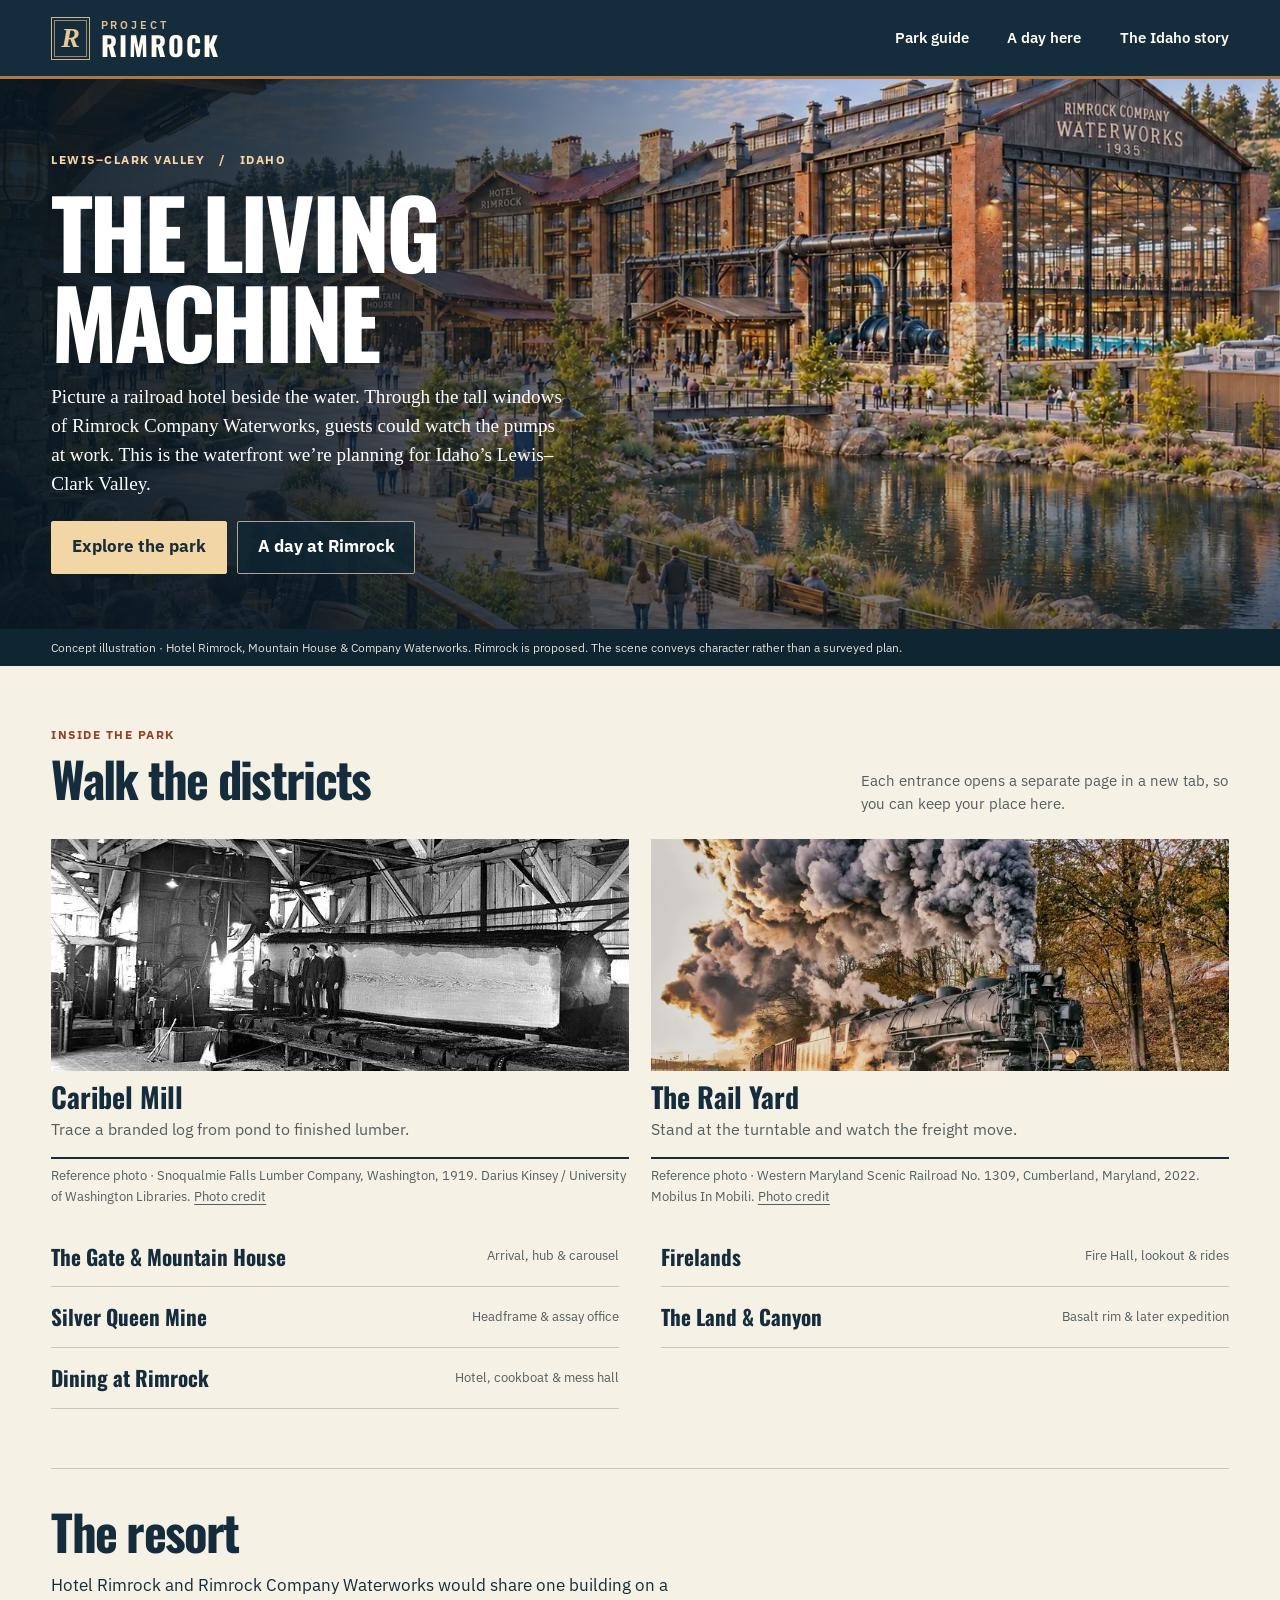
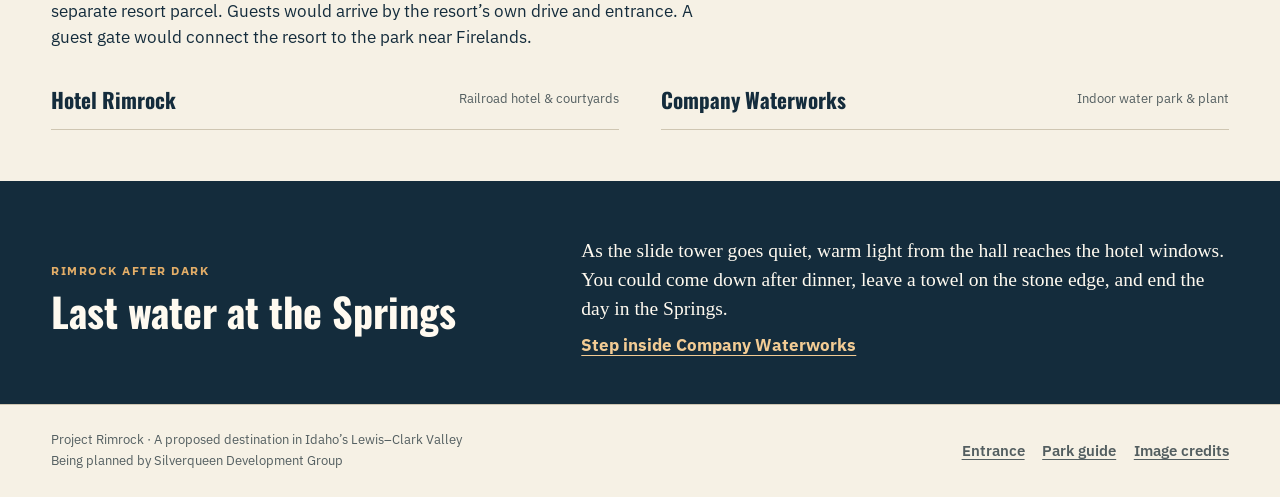
<file: index.html>
<!doctype html>
<html lang="en">
  <head>
    <meta charset="utf-8">
    <meta name="viewport" content="width=device-width,initial-scale=1">
    <meta name="theme-color" content="#142c3c">
    <meta name="description" content="Explore the proposed theme park and railroad hotel in Idaho’s Lewis–Clark Valley, where timber, rail and water shape the story of Project Rimrock.">
    <title>Project Rimrock | A Proposed Idaho Theme Park and Resort</title>
    <link rel="canonical" href="https://projectrimrock.com/">
    <link rel="icon" type="image/svg+xml" href="/favicon.svg">
    <meta property="og:type" content="website">
    <meta property="og:site_name" content="Project Rimrock">
    <meta property="og:url" content="https://projectrimrock.com/">
    <meta property="og:title" content="Project Rimrock | A Proposed Idaho Theme Park and Resort">
    <meta property="og:description" content="Explore the proposed theme park and railroad hotel in Idaho’s Lewis–Clark Valley, where timber, rail and water shape the story of Project Rimrock.">
    <meta property="og:image" content="https://projectrimrock.com/assets/rimrock-share.jpg">
    <meta property="og:image:type" content="image/jpeg">
    <meta property="og:image:width" content="1200">
    <meta property="og:image:height" content="630">
    <meta property="og:image:alt" content="Concept illustration of the proposed Hotel Rimrock, Mountain House and Company Waterworks beside the water.">
    <meta name="twitter:card" content="summary_large_image">
    <meta name="twitter:title" content="Project Rimrock | A Proposed Idaho Theme Park and Resort">
    <meta name="twitter:description" content="Explore the proposed theme park and railroad hotel in Idaho’s Lewis–Clark Valley, where timber, rail and water shape the story of Project Rimrock.">
    <meta name="twitter:image" content="https://projectrimrock.com/assets/rimrock-share.jpg">
    <meta name="twitter:image:alt" content="Concept illustration of the proposed Hotel Rimrock, Mountain House and Company Waterworks beside the water.">
    <link rel="stylesheet" href="rimrock.css">
  </head>
  <body>
    <a class="skip" href="#main">Skip to content</a>
    <header class="bar">
      <div class="wrap">
        <a href="/" class="brand" aria-label="Project Rimrock home">
          <span class="brandmark" aria-hidden="true">R</span>
          <span class="brandword"><small>Project</small>RIMROCK</span>
        </a>
        <nav aria-label="Main navigation">
          <a href="/guide.html">Park guide</a>
          <a href="/planning.html">A day here</a>
          <a href="/story.html">The Idaho story</a>
        </nav>
      </div>
    </header>
    <main id="main">
      <section class="hero">
        <img src="assets/rimrock-waterfront.webp" srcset="assets/rimrock-waterfront-480.webp 480w, assets/rimrock-waterfront-840.webp 840w, assets/rimrock-waterfront-1200.webp 1200w, assets/rimrock-waterfront-1440.webp 1440w, assets/rimrock-waterfront.webp 1672w" sizes="100vw" width="1672" height="941" alt="Project illustration of Hotel Rimrock, Mountain House, and the glass-fronted Waterworks beside the water." fetchpriority="high" loading="eager" decoding="async">
        <div class="wrap">
          <p class="eyebrow">Lewis–Clark Valley   /   Idaho</p>
          <h1>The Living <span>Machine</span>
          </h1>
          <p class="intro">Picture a railroad hotel beside the water. Through the tall windows of Rimrock Company Waterworks, guests could watch the pumps at work. This is the waterfront we’re planning for Idaho’s Lewis–Clark Valley.</p>
          <div class="actions">
            <a href="guide.html" class="button">Explore the park</a>
            <a href="planning.html" class="button alt">A day at Rimrock</a>
          </div>
        </div>
      </section>
      <div class="hero-caption">
        <div class="wrap">Concept illustration · Hotel Rimrock, Mountain House &amp; Company Waterworks. Rimrock is proposed. The scene conveys character rather than a surveyed plan.</div>
      </div>
      <section class="wrap splash">
        <div class="splithead">
          <div>
            <p class="eyebrow">Inside the park</p>
            <h2 class="display">Walk the districts</h2>
          </div>
          <p class="aside">Each entrance opens a separate page in a new tab, so you can keep your place here.</p>
        </div>
        <div class="cards">
          <figure class="district-card">
            <a href="caribel.html" target="_blank" rel="noopener" class="card">
              <div class="visual">
                <img src="assets/mill.webp" srcset="assets/mill-460.webp 460w, assets/mill.webp 768w" sizes="(max-width: 510px) 104px, (max-width: 1440px) 45vw, 650px" width="768" height="592" alt="Four men alongside a log on the carriage inside a timber mill." loading="lazy" decoding="async">
              </div>
              <h3>Caribel Mill</h3>
              <p>Trace a branded log from pond to finished lumber.</p>
              <span class="sr"> (opens in a new tab)</span>
            </a>
            <figcaption>Reference photo · Snoqualmie Falls Lumber Company, Washington, 1919. Darius Kinsey / University of Washington Libraries. <a href="credits.html#mill">Photo credit</a></figcaption>
          </figure>
          <figure class="district-card">
            <a href="rail-yard.html" target="_blank" rel="noopener" class="card">
              <div class="visual">
                <img src="assets/rail.webp" srcset="assets/rail-460.webp 460w, assets/rail-800.webp 800w, assets/rail.webp 1200w" sizes="(max-width: 510px) 104px, (max-width: 1440px) 45vw, 650px" width="1200" height="800" alt="Steam locomotive 1309 hauling freight through autumn woodland." loading="lazy" decoding="async">
              </div>
              <h3>The Rail Yard</h3>
              <p>Stand at the turntable and watch the freight move.</p>
              <span class="sr"> (opens in a new tab)</span>
            </a>
            <figcaption>Reference photo · Western Maryland Scenic Railroad No. 1309, Cumberland, Maryland, 2022. Mobilus In Mobili. <a href="credits.html#rail">Photo credit</a></figcaption>
          </figure>
        </div>
        <div class="home-extra">
          <a href="gate.html" target="_blank" rel="noopener" class="route">
            <strong>The Gate &amp; Mountain House</strong>
            <small>Arrival, hub &amp; carousel</small>
            <span class="sr"> (opens in a new tab)</span>
          </a>
          <a href="firelands.html" target="_blank" rel="noopener" class="route">
            <strong>Firelands</strong>
            <small>Fire Hall, lookout &amp; rides</small>
            <span class="sr"> (opens in a new tab)</span>
          </a>
          <a href="silver-queen.html" target="_blank" rel="noopener" class="route">
            <strong>Silver Queen Mine</strong>
            <small>Headframe &amp; assay office</small>
            <span class="sr"> (opens in a new tab)</span>
          </a>
          <a href="land.html" target="_blank" rel="noopener" class="route">
            <strong>The Land &amp; Canyon</strong>
            <small>Basalt rim &amp; later expedition</small>
            <span class="sr"> (opens in a new tab)</span>
          </a>
          <a href="dining.html" target="_blank" rel="noopener" class="route">
            <strong>Dining at Rimrock</strong>
            <small>Hotel, cookboat &amp; mess hall</small>
            <span class="sr"> (opens in a new tab)</span>
          </a>
        </div>
      </section>
      <section class="wrap resort" aria-labelledby="resort-title">
        <h2 id="resort-title" class="display">The resort</h2>
        <p>Hotel Rimrock and Rimrock Company Waterworks would share one building on a separate resort parcel. Guests would arrive by the resort’s own drive and entrance. A guest gate would connect the resort to the park near Firelands.</p>
        <div class="home-extra">
          <a href="hotel.html" target="_blank" rel="noopener" class="route">
            <strong>Hotel Rimrock</strong>
            <small>Railroad hotel &amp; courtyards</small>
            <span class="sr"> (opens in a new tab)</span>
          </a>
          <a href="waterworks.html" target="_blank" rel="noopener" class="route">
            <strong>Company Waterworks</strong>
            <small>Indoor water park &amp; plant</small>
            <span class="sr"> (opens in a new tab)</span>
          </a>
        </div>
      </section>
      <section class="inkpanel">
        <div class="wrap">
          <div>
            <p class="eyebrow">Rimrock after dark</p>
            <h2>Last water at the Springs</h2>
          </div>
          <div>
            <p>As the slide tower goes quiet, warm light from the hall reaches the hotel windows. You could come down after dinner, leave a towel on the stone edge, and end the day in the Springs.</p>
            <a href="waterworks.html" class="">Step inside Company Waterworks</a>
          </div>
        </div>
      </section>
    </main>
    <footer class="foot">
      <div class="wrap">
        <p>Project Rimrock · A proposed destination in Idaho’s Lewis–Clark Valley<br>Being planned by Silverqueen Development Group</p>
        <div class="footlinks">
          <a href="/">Entrance</a>
          <a href="guide.html" class="">Park guide</a>
          <a href="credits.html" class="">Image credits</a>
        </div>
      </div>
    </footer>
    <script>const oldPages={story:"story",districts:"guide",machine:"machine",land:"land",planned:"planning"};const oldTarget=oldPages[location.hash.slice(1)];if(typeof oldTarget==="string")location.replace(oldTarget+".html");</script>
  </body>
</html>
</file>
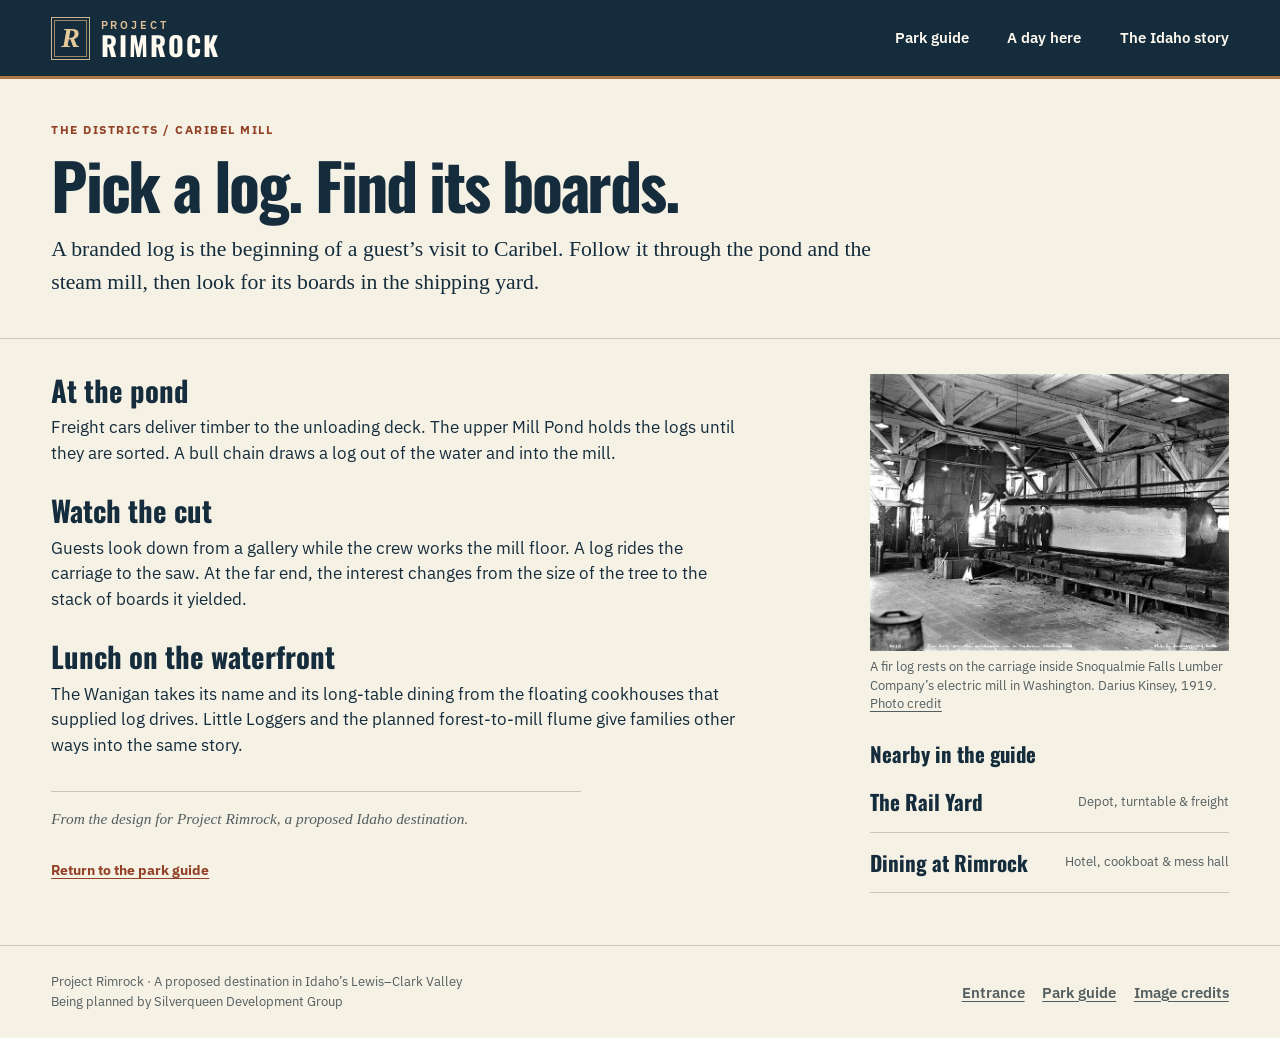
<file: caribel.html>
<!doctype html>
<html lang="en">
  <head>
    <meta charset="utf-8">
    <meta name="viewport" content="width=device-width,initial-scale=1">
    <meta name="theme-color" content="#142c3c">
    <meta name="description" content="A branded log is the beginning of a guest’s visit to Caribel. Follow it through the pond and the steam mill, then look for its boards in the shipping yard.">
    <title>Caribel Mill | Project Rimrock</title>
    <link rel="canonical" href="https://projectrimrock.com/caribel.html">
    <link rel="icon" type="image/svg+xml" href="/favicon.svg">
    <meta property="og:type" content="website">
    <meta property="og:site_name" content="Project Rimrock">
    <meta property="og:url" content="https://projectrimrock.com/caribel.html">
    <meta property="og:title" content="Caribel Mill | Project Rimrock">
    <meta property="og:description" content="A branded log is the beginning of a guest’s visit to Caribel. Follow it through the pond and the steam mill, then look for its boards in the shipping yard.">
    <meta property="og:image" content="https://projectrimrock.com/assets/rimrock-share.jpg">
    <meta property="og:image:type" content="image/jpeg">
    <meta property="og:image:width" content="1200">
    <meta property="og:image:height" content="630">
    <meta property="og:image:alt" content="Concept illustration of the proposed Hotel Rimrock, Mountain House and Company Waterworks beside the water.">
    <meta name="twitter:card" content="summary_large_image">
    <meta name="twitter:title" content="Caribel Mill | Project Rimrock">
    <meta name="twitter:description" content="A branded log is the beginning of a guest’s visit to Caribel. Follow it through the pond and the steam mill, then look for its boards in the shipping yard.">
    <meta name="twitter:image" content="https://projectrimrock.com/assets/rimrock-share.jpg">
    <meta name="twitter:image:alt" content="Concept illustration of the proposed Hotel Rimrock, Mountain House and Company Waterworks beside the water.">
    <link rel="stylesheet" href="rimrock.css">
  </head>
  <body>
    <a class="skip" href="#main">Skip to content</a>
    <header class="bar">
      <div class="wrap">
        <a href="/" class="brand" aria-label="Project Rimrock home">
          <span class="brandmark" aria-hidden="true">R</span>
          <span class="brandword"><small>Project</small>RIMROCK</span>
        </a>
        <nav aria-label="Main navigation">
          <a href="/guide.html">Park guide</a>
          <a href="/planning.html">A day here</a>
          <a href="/story.html">The Idaho story</a>
        </nav>
      </div>
    </header>
    <main id="main">
      <section class="pagehead">
        <div class="wrap">
          <p class="eyebrow">The districts / Caribel Mill</p>
          <h1 class="page-title">Pick a log. Find its boards.</h1>
          <p class="lead">A branded log is the beginning of a guest’s visit to Caribel. Follow it through the pond and the steam mill, then look for its boards in the shipping yard.</p>
        </div>
      </section>
      <div class="wrap chapter">
        <article>
          <h2>At the pond</h2>
          <p>Freight cars deliver timber to the unloading deck. The upper Mill Pond holds the logs until they are sorted. A bull chain draws a log out of the water and into the mill.</p>
          <h2>Watch the cut</h2>
          <p>Guests look down from a gallery while the crew works the mill floor. A log rides the carriage to the saw. At the far end, the interest changes from the size of the tree to the stack of boards it yielded.</p>
          <h2>Lunch on the waterfront</h2>
          <p>The Wanigan takes its name and its long-table dining from the floating cookhouses that supplied log drives. Little Loggers and the planned forest-to-mill flume give families other ways into the same story.</p>
          <p class="chapter-status">From the design for Project Rimrock, a proposed Idaho destination.</p>
          <a href="guide.html" class="crumb">Return to the park guide</a>
        </article>
        <aside>
          <figure class="photo">
            <img src="assets/mill.webp" alt="Four men alongside a log on the carriage inside a timber mill." loading="lazy" decoding="async">
            <figcaption>A fir log rests on the carriage inside Snoqualmie Falls Lumber Company’s electric mill in Washington. Darius Kinsey, 1919. <a href="credits.html#mill">Photo credit</a>
            </figcaption>
          </figure>
          <div class="more">
            <h2>Nearby in the guide</h2>
            <a href="rail-yard.html" class="route">
              <strong>The Rail Yard</strong>
              <small>Depot, turntable &amp; freight</small>
            </a>
            <a href="dining.html" class="route">
              <strong>Dining at Rimrock</strong>
              <small>Hotel, cookboat &amp; mess hall</small>
            </a>
          </div>
        </aside>
      </div>
    </main>
    <footer class="foot">
      <div class="wrap">
        <p>Project Rimrock · A proposed destination in Idaho’s Lewis–Clark Valley<br>Being planned by Silverqueen Development Group</p>
        <div class="footlinks">
          <a href="/">Entrance</a>
          <a href="guide.html" class="">Park guide</a>
          <a href="credits.html" class="">Image credits</a>
        </div>
      </div>
    </footer>
  </body>
</html>
</file>
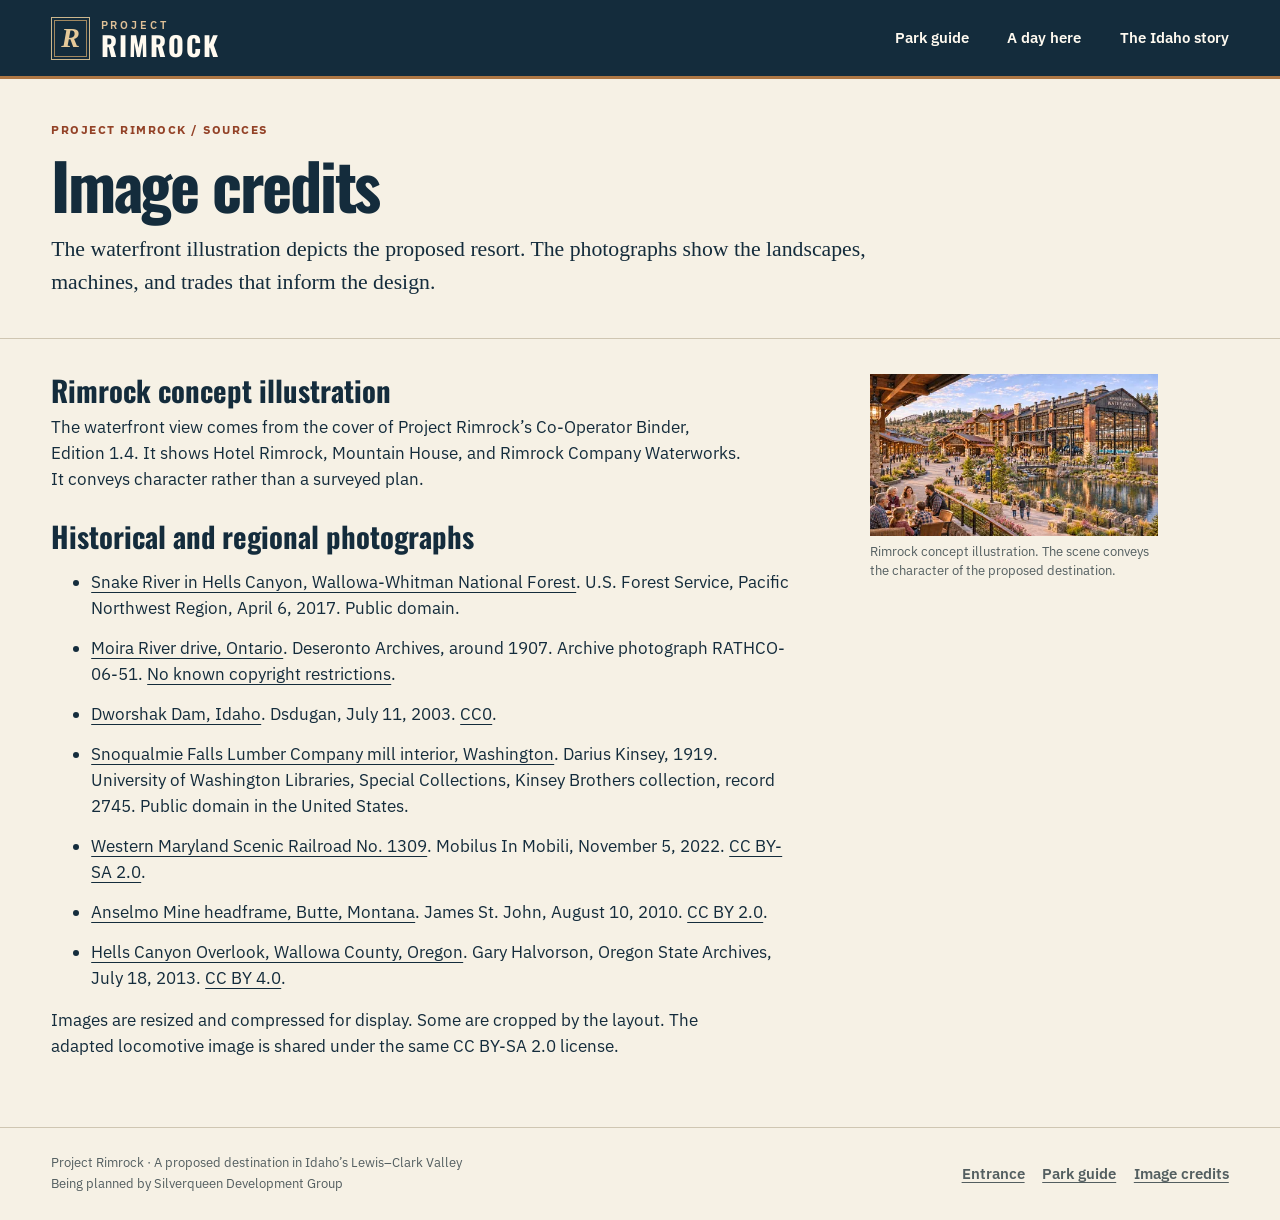
<file: credits.html>
<!doctype html>
<html lang="en">
  <head>
    <meta charset="utf-8">
    <meta name="viewport" content="width=device-width,initial-scale=1">
    <meta name="theme-color" content="#142c3c">
    <meta name="description" content="Sources and credits for Project Rimrock’s concept illustration and reference photographs.">
    <title>Image credits | Project Rimrock</title>
    <link rel="canonical" href="https://projectrimrock.com/credits.html">
    <link rel="icon" type="image/svg+xml" href="/favicon.svg">
    <meta property="og:type" content="website">
    <meta property="og:site_name" content="Project Rimrock">
    <meta property="og:url" content="https://projectrimrock.com/credits.html">
    <meta property="og:title" content="Image credits | Project Rimrock">
    <meta property="og:description" content="Sources and credits for Project Rimrock’s concept illustration and reference photographs.">
    <meta property="og:image" content="https://projectrimrock.com/assets/rimrock-share.jpg">
    <meta property="og:image:type" content="image/jpeg">
    <meta property="og:image:width" content="1200">
    <meta property="og:image:height" content="630">
    <meta property="og:image:alt" content="Concept illustration of the proposed Hotel Rimrock, Mountain House and Company Waterworks beside the water.">
    <meta name="twitter:card" content="summary_large_image">
    <meta name="twitter:title" content="Image credits | Project Rimrock">
    <meta name="twitter:description" content="Sources and credits for Project Rimrock’s concept illustration and reference photographs.">
    <meta name="twitter:image" content="https://projectrimrock.com/assets/rimrock-share.jpg">
    <meta name="twitter:image:alt" content="Concept illustration of the proposed Hotel Rimrock, Mountain House and Company Waterworks beside the water.">
    <link rel="stylesheet" href="rimrock.css">
  </head>
  <body>
    <a class="skip" href="#main">Skip to content</a>
    <header class="bar">
      <div class="wrap">
        <a href="/" class="brand" aria-label="Project Rimrock home">
          <span class="brandmark" aria-hidden="true">R</span>
          <span class="brandword"><small>Project</small>RIMROCK</span>
        </a>
        <nav aria-label="Main navigation">
          <a href="/guide.html">Park guide</a>
          <a href="/planning.html">A day here</a>
          <a href="/story.html">The Idaho story</a>
        </nav>
      </div>
    </header>
    <main id="main">
      <section class="pagehead">
        <div class="wrap">
          <p class="eyebrow">Project Rimrock / Sources</p>
          <h1 class="page-title">Image credits</h1>
          <p class="lead">The waterfront illustration depicts the proposed resort. The photographs show the landscapes, machines, and trades that inform the design.</p>
        </div>
      </section>
      <div class="wrap chapter">
        <article>
          <h2>Rimrock concept illustration</h2>
          <p>The waterfront view comes from the cover of Project Rimrock’s Co-Operator Binder, Edition 1.4. It shows Hotel Rimrock, Mountain House, and Rimrock Company Waterworks. It conveys character rather than a surveyed plan.</p>
          <h2>Historical and regional photographs</h2>
          <ul class="credit-list">
            <li id="canyon">
              <a href="https://www.flickr.com/photos/forestservicenw/33843254196/">Snake River in Hells Canyon, Wallowa-Whitman National Forest</a>. U.S. Forest Service, Pacific Northwest Region, April 6, 2017. Public domain.</li>
            <li id="river-drivers">
              <a href="https://www.flickr.com/photos/deserontoarchives/3684328413/">Moira River drive, Ontario</a>. Deseronto Archives, around 1907. Archive photograph RATHCO-06-51. <a href="https://www.flickr.com/commons/usage/">No known copyright restrictions</a>.</li>
            <li id="dworshak">
              <a href="https://commons.wikimedia.org/wiki/File:Dworshak_Dam.jpg">Dworshak Dam, Idaho</a>. Dsdugan, July 11, 2003. <a href="https://creativecommons.org/publicdomain/zero/1.0/">CC0</a>.</li>
            <li id="mill">
              <a href="https://digitalcollections.lib.washington.edu/digital/collection/clarkkinsey/id/2745">Snoqualmie Falls Lumber Company mill interior, Washington</a>. Darius Kinsey, 1919. University of Washington Libraries, Special Collections, Kinsey Brothers collection, record 2745. Public domain in the United States.</li>
            <li id="rail">
              <a href="https://commons.wikimedia.org/wiki/File:Western_Maryland_Steam_1309.jpg">Western Maryland Scenic Railroad No. 1309</a>. Mobilus In Mobili, November 5, 2022. <a href="https://creativecommons.org/licenses/by-sa/2.0/">CC BY-SA 2.0</a>.</li>
            <li id="mine">
              <a href="https://commons.wikimedia.org/wiki/File:Anselmo_Mine_headframe_(Butte,_Montana,_USA)_2.jpg">Anselmo Mine headframe, Butte, Montana</a>. James St. John, August 10, 2010. <a href="https://creativecommons.org/licenses/by/2.0/">CC BY 2.0</a>.</li>
            <li id="overlook">
              <a href="https://www.northwestdigitalheritage.org/s/oregon-state-archives/item/23070">Hells Canyon Overlook, Wallowa County, Oregon</a>. Gary Halvorson, Oregon State Archives, July 18, 2013. <a href="https://creativecommons.org/licenses/by/4.0/">CC BY 4.0</a>.</li>
          </ul>
          <p>Images are resized and compressed for display. Some are cropped by the layout. The adapted locomotive image is shared under the same CC BY-SA 2.0 license.</p>
        </article>
        <aside>
          <figure class="photo credit-thumbnail">
            <img src="assets/rimrock-waterfront-480.webp" width="480" height="270" alt="Project illustration of Hotel Rimrock, Mountain House, and the glass-fronted Waterworks beside the water." loading="lazy" decoding="async">
            <figcaption>Rimrock concept illustration. The scene conveys the character of the proposed destination. </figcaption>
          </figure>
        </aside>
      </div>
    </main>
    <footer class="foot">
      <div class="wrap">
        <p>Project Rimrock · A proposed destination in Idaho’s Lewis–Clark Valley<br>Being planned by Silverqueen Development Group</p>
        <div class="footlinks">
          <a href="/">Entrance</a>
          <a href="guide.html" class="">Park guide</a>
          <a href="credits.html" class="">Image credits</a>
        </div>
      </div>
    </footer>
  </body>
</html>
</file>
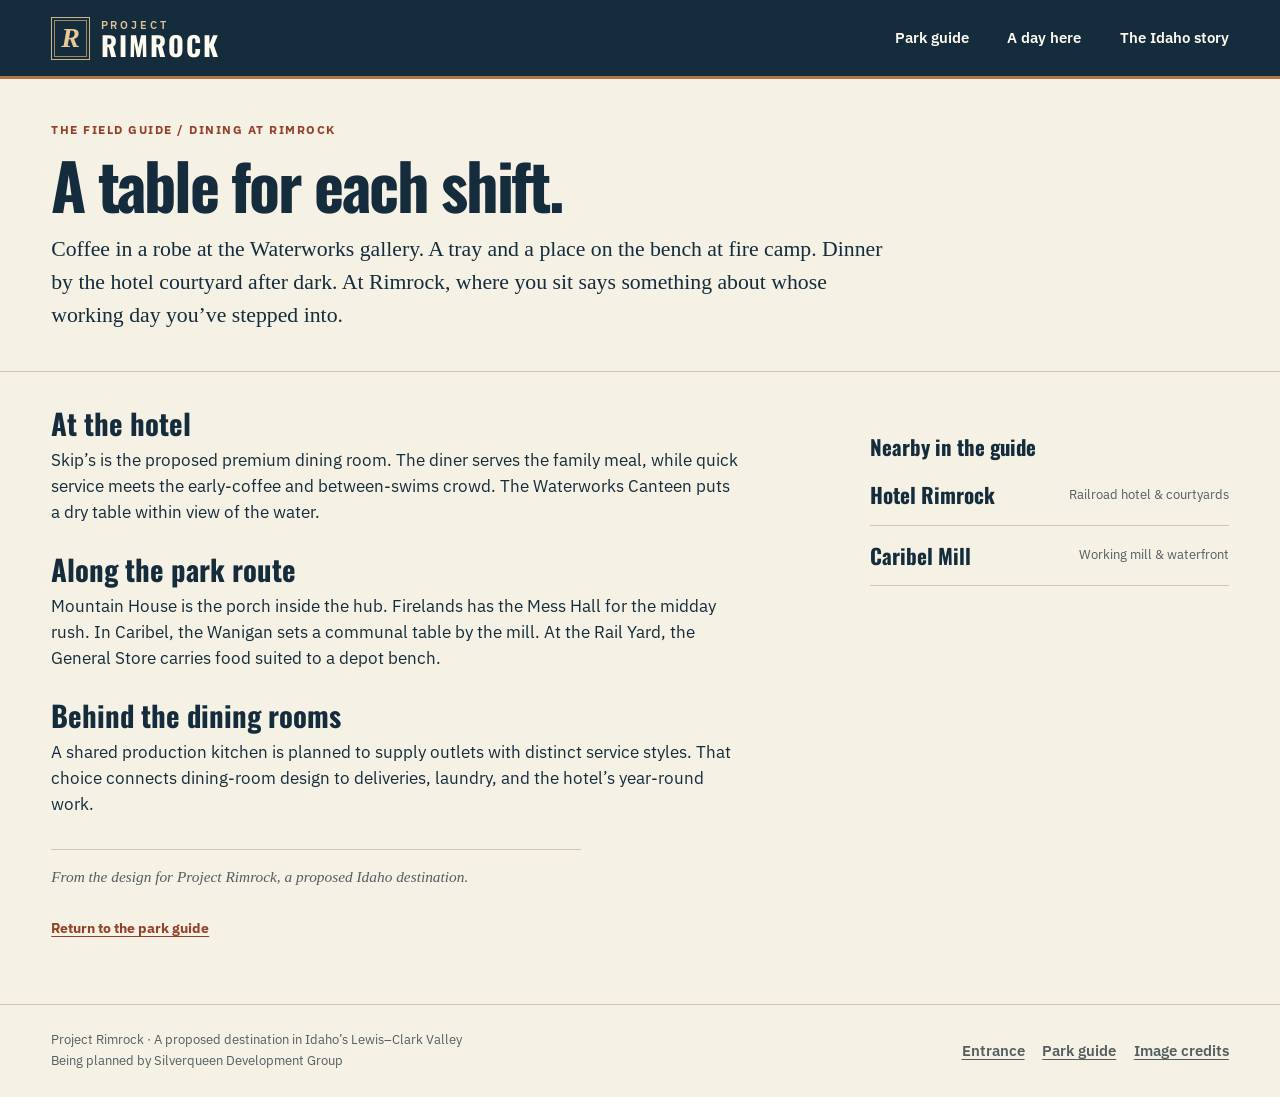
<file: dining.html>
<!doctype html>
<html lang="en">
  <head>
    <meta charset="utf-8">
    <meta name="viewport" content="width=device-width,initial-scale=1">
    <meta name="theme-color" content="#142c3c">
    <meta name="description" content="Coffee in a robe at the Waterworks gallery. A tray and a place on the bench at fire camp. Dinner by the hotel courtyard after dark. At Rimrock, where you sit says something about whose working day you’ve stepped into.">
    <title>Dining at Rimrock | Project Rimrock</title>
    <link rel="canonical" href="https://projectrimrock.com/dining.html">
    <link rel="icon" type="image/svg+xml" href="/favicon.svg">
    <meta property="og:type" content="website">
    <meta property="og:site_name" content="Project Rimrock">
    <meta property="og:url" content="https://projectrimrock.com/dining.html">
    <meta property="og:title" content="Dining at Rimrock | Project Rimrock">
    <meta property="og:description" content="Coffee in a robe at the Waterworks gallery. A tray and a place on the bench at fire camp. Dinner by the hotel courtyard after dark. At Rimrock, where you sit says something about whose working day you’ve stepped into.">
    <meta property="og:image" content="https://projectrimrock.com/assets/rimrock-share.jpg">
    <meta property="og:image:type" content="image/jpeg">
    <meta property="og:image:width" content="1200">
    <meta property="og:image:height" content="630">
    <meta property="og:image:alt" content="Concept illustration of the proposed Hotel Rimrock, Mountain House and Company Waterworks beside the water.">
    <meta name="twitter:card" content="summary_large_image">
    <meta name="twitter:title" content="Dining at Rimrock | Project Rimrock">
    <meta name="twitter:description" content="Coffee in a robe at the Waterworks gallery. A tray and a place on the bench at fire camp. Dinner by the hotel courtyard after dark. At Rimrock, where you sit says something about whose working day you’ve stepped into.">
    <meta name="twitter:image" content="https://projectrimrock.com/assets/rimrock-share.jpg">
    <meta name="twitter:image:alt" content="Concept illustration of the proposed Hotel Rimrock, Mountain House and Company Waterworks beside the water.">
    <link rel="stylesheet" href="rimrock.css">
  </head>
  <body>
    <a class="skip" href="#main">Skip to content</a>
    <header class="bar">
      <div class="wrap">
        <a href="/" class="brand" aria-label="Project Rimrock home">
          <span class="brandmark" aria-hidden="true">R</span>
          <span class="brandword"><small>Project</small>RIMROCK</span>
        </a>
        <nav aria-label="Main navigation">
          <a href="/guide.html">Park guide</a>
          <a href="/planning.html">A day here</a>
          <a href="/story.html">The Idaho story</a>
        </nav>
      </div>
    </header>
    <main id="main">
      <section class="pagehead">
        <div class="wrap">
          <p class="eyebrow">The field guide / Dining at Rimrock</p>
          <h1 class="page-title">A table for each shift.</h1>
          <p class="lead">Coffee in a robe at the Waterworks gallery. A tray and a place on the bench at fire camp. Dinner by the hotel courtyard after dark. At Rimrock, where you sit says something about whose working day you’ve stepped into.</p>
        </div>
      </section>
      <div class="wrap chapter">
        <article>
          <h2>At the hotel</h2>
          <p>Skip’s is the proposed premium dining room. The diner serves the family meal, while quick service meets the early-coffee and between-swims crowd. The Waterworks Canteen puts a dry table within view of the water.</p>
          <h2>Along the park route</h2>
          <p>Mountain House is the porch inside the hub. Firelands has the Mess Hall for the midday rush. In Caribel, the Wanigan sets a communal table by the mill. At the Rail Yard, the General Store carries food suited to a depot bench.</p>
          <h2>Behind the dining rooms</h2>
          <p>A shared production kitchen is planned to supply outlets with distinct service styles. That choice connects dining-room design to deliveries, laundry, and the hotel’s year-round work.</p>
          <p class="chapter-status">From the design for Project Rimrock, a proposed Idaho destination.</p>
          <a href="guide.html" class="crumb">Return to the park guide</a>
        </article>
        <aside>
          <div class="more">
            <h2>Nearby in the guide</h2>
            <a href="hotel.html" class="route">
              <strong>Hotel Rimrock</strong>
              <small>Railroad hotel &amp; courtyards</small>
            </a>
            <a href="caribel.html" class="route">
              <strong>Caribel Mill</strong>
              <small>Working mill &amp; waterfront</small>
            </a>
          </div>
        </aside>
      </div>
    </main>
    <footer class="foot">
      <div class="wrap">
        <p>Project Rimrock · A proposed destination in Idaho’s Lewis–Clark Valley<br>Being planned by Silverqueen Development Group</p>
        <div class="footlinks">
          <a href="/">Entrance</a>
          <a href="guide.html" class="">Park guide</a>
          <a href="credits.html" class="">Image credits</a>
        </div>
      </div>
    </footer>
  </body>
</html>
</file>
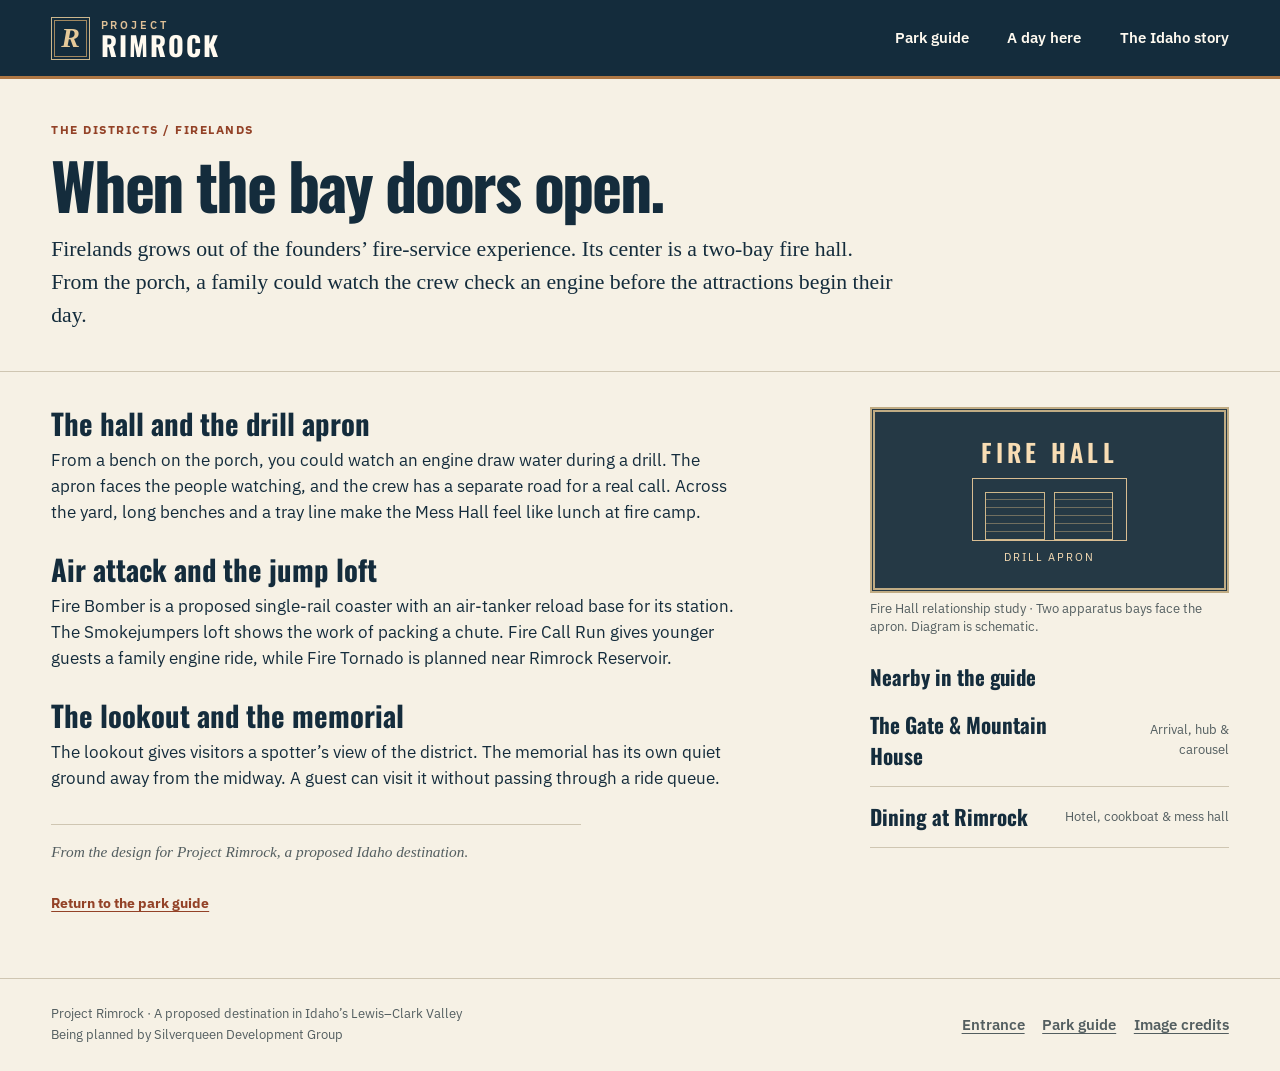
<file: firelands.html>
<!doctype html>
<html lang="en">
  <head>
    <meta charset="utf-8">
    <meta name="viewport" content="width=device-width,initial-scale=1">
    <meta name="theme-color" content="#142c3c">
    <meta name="description" content="Firelands grows out of the founders’ fire-service experience. Its center is a two-bay fire hall. From the porch, a family could watch the crew check an engine before the attractions begin their day.">
    <title>Firelands | Project Rimrock</title>
    <link rel="canonical" href="https://projectrimrock.com/firelands.html">
    <link rel="icon" type="image/svg+xml" href="/favicon.svg">
    <meta property="og:type" content="website">
    <meta property="og:site_name" content="Project Rimrock">
    <meta property="og:url" content="https://projectrimrock.com/firelands.html">
    <meta property="og:title" content="Firelands | Project Rimrock">
    <meta property="og:description" content="Firelands grows out of the founders’ fire-service experience. Its center is a two-bay fire hall. From the porch, a family could watch the crew check an engine before the attractions begin their day.">
    <meta property="og:image" content="https://projectrimrock.com/assets/rimrock-share.jpg">
    <meta property="og:image:type" content="image/jpeg">
    <meta property="og:image:width" content="1200">
    <meta property="og:image:height" content="630">
    <meta property="og:image:alt" content="Concept illustration of the proposed Hotel Rimrock, Mountain House and Company Waterworks beside the water.">
    <meta name="twitter:card" content="summary_large_image">
    <meta name="twitter:title" content="Firelands | Project Rimrock">
    <meta name="twitter:description" content="Firelands grows out of the founders’ fire-service experience. Its center is a two-bay fire hall. From the porch, a family could watch the crew check an engine before the attractions begin their day.">
    <meta name="twitter:image" content="https://projectrimrock.com/assets/rimrock-share.jpg">
    <meta name="twitter:image:alt" content="Concept illustration of the proposed Hotel Rimrock, Mountain House and Company Waterworks beside the water.">
    <link rel="stylesheet" href="rimrock.css">
  </head>
  <body>
    <a class="skip" href="#main">Skip to content</a>
    <header class="bar">
      <div class="wrap">
        <a href="/" class="brand" aria-label="Project Rimrock home">
          <span class="brandmark" aria-hidden="true">R</span>
          <span class="brandword"><small>Project</small>RIMROCK</span>
        </a>
        <nav aria-label="Main navigation">
          <a href="/guide.html">Park guide</a>
          <a href="/planning.html">A day here</a>
          <a href="/story.html">The Idaho story</a>
        </nav>
      </div>
    </header>
    <main id="main">
      <section class="pagehead">
        <div class="wrap">
          <p class="eyebrow">The districts / Firelands</p>
          <h1 class="page-title">When the bay doors open.</h1>
          <p class="lead">Firelands grows out of the founders’ fire-service experience. Its center is a two-bay fire hall. From the porch, a family could watch the crew check an engine before the attractions begin their day.</p>
        </div>
      </section>
      <div class="wrap chapter">
        <article>
          <h2>The hall and the drill apron</h2>
          <p>From a bench on the porch, you could watch an engine draw water during a drill. The apron faces the people watching, and the crew has a separate road for a real call. Across the yard, long benches and a tray line make the Mess Hall feel like lunch at fire camp.</p>
          <h2>Air attack and the jump loft</h2>
          <p>Fire Bomber is a proposed single-rail coaster with an air-tanker reload base for its station. The Smokejumpers loft shows the work of packing a chute. Fire Call Run gives younger guests a family engine ride, while Fire Tornado is planned near Rimrock Reservoir.</p>
          <h2>The lookout and the memorial</h2>
          <p>The lookout gives visitors a spotter’s view of the district. The memorial has its own quiet ground away from the midway. A guest can visit it without passing through a ride queue.</p>
          <p class="chapter-status">From the design for Project Rimrock, a proposed Idaho destination.</p>
          <a href="guide.html" class="crumb">Return to the park guide</a>
        </article>
        <aside>
          <figure class="photo fire-diagram">
            <div class="yard-sketch" aria-label="Concept diagram of the two-bay fire hall">
              <b>FIRE HALL</b>
              <div>
                <i></i>
                <i></i>
              </div>
              <small>DRILL APRON</small>
            </div>
            <figcaption>Fire Hall relationship study · Two apparatus bays face the apron. Diagram is schematic.</figcaption>
          </figure>
          <div class="more">
            <h2>Nearby in the guide</h2>
            <a href="gate.html" class="route">
              <strong>The Gate &amp; Mountain House</strong>
              <small>Arrival, hub &amp; carousel</small>
            </a>
            <a href="dining.html" class="route">
              <strong>Dining at Rimrock</strong>
              <small>Hotel, cookboat &amp; mess hall</small>
            </a>
          </div>
        </aside>
      </div>
    </main>
    <footer class="foot">
      <div class="wrap">
        <p>Project Rimrock · A proposed destination in Idaho’s Lewis–Clark Valley<br>Being planned by Silverqueen Development Group</p>
        <div class="footlinks">
          <a href="/">Entrance</a>
          <a href="guide.html" class="">Park guide</a>
          <a href="credits.html" class="">Image credits</a>
        </div>
      </div>
    </footer>
  </body>
</html>
</file>
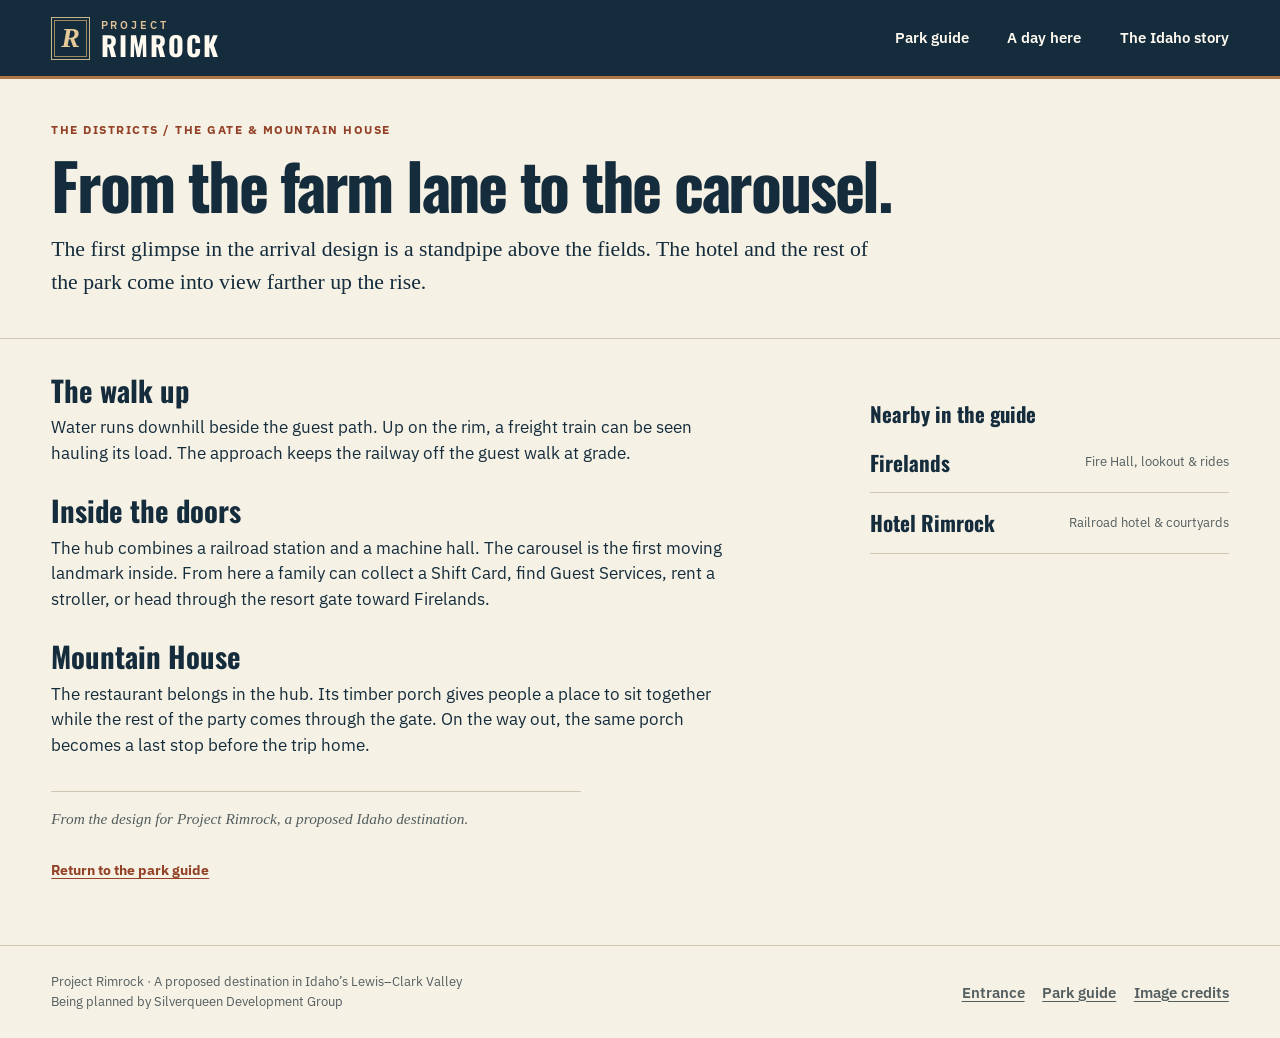
<file: gate.html>
<!doctype html>
<html lang="en">
  <head>
    <meta charset="utf-8">
    <meta name="viewport" content="width=device-width,initial-scale=1">
    <meta name="theme-color" content="#142c3c">
    <meta name="description" content="The first glimpse in the arrival design is a standpipe above the fields. The hotel and the rest of the park come into view farther up the rise.">
    <title>The Gate &amp; Mountain House | Project Rimrock</title>
    <link rel="canonical" href="https://projectrimrock.com/gate.html">
    <link rel="icon" type="image/svg+xml" href="/favicon.svg">
    <meta property="og:type" content="website">
    <meta property="og:site_name" content="Project Rimrock">
    <meta property="og:url" content="https://projectrimrock.com/gate.html">
    <meta property="og:title" content="The Gate &amp; Mountain House | Project Rimrock">
    <meta property="og:description" content="The first glimpse in the arrival design is a standpipe above the fields. The hotel and the rest of the park come into view farther up the rise.">
    <meta property="og:image" content="https://projectrimrock.com/assets/rimrock-share.jpg">
    <meta property="og:image:type" content="image/jpeg">
    <meta property="og:image:width" content="1200">
    <meta property="og:image:height" content="630">
    <meta property="og:image:alt" content="Concept illustration of the proposed Hotel Rimrock, Mountain House and Company Waterworks beside the water.">
    <meta name="twitter:card" content="summary_large_image">
    <meta name="twitter:title" content="The Gate &amp; Mountain House | Project Rimrock">
    <meta name="twitter:description" content="The first glimpse in the arrival design is a standpipe above the fields. The hotel and the rest of the park come into view farther up the rise.">
    <meta name="twitter:image" content="https://projectrimrock.com/assets/rimrock-share.jpg">
    <meta name="twitter:image:alt" content="Concept illustration of the proposed Hotel Rimrock, Mountain House and Company Waterworks beside the water.">
    <link rel="stylesheet" href="rimrock.css">
  </head>
  <body>
    <a class="skip" href="#main">Skip to content</a>
    <header class="bar">
      <div class="wrap">
        <a href="/" class="brand" aria-label="Project Rimrock home">
          <span class="brandmark" aria-hidden="true">R</span>
          <span class="brandword"><small>Project</small>RIMROCK</span>
        </a>
        <nav aria-label="Main navigation">
          <a href="/guide.html">Park guide</a>
          <a href="/planning.html">A day here</a>
          <a href="/story.html">The Idaho story</a>
        </nav>
      </div>
    </header>
    <main id="main">
      <section class="pagehead">
        <div class="wrap">
          <p class="eyebrow">The districts / The Gate &amp; Mountain House</p>
          <h1 class="page-title">From the farm lane to the carousel.</h1>
          <p class="lead">The first glimpse in the arrival design is a standpipe above the fields. The hotel and the rest of the park come into view farther up the rise.</p>
        </div>
      </section>
      <div class="wrap chapter">
        <article>
          <h2>The walk up</h2>
          <p>Water runs downhill beside the guest path. Up on the rim, a freight train can be seen hauling its load. The approach keeps the railway off the guest walk at grade.</p>
          <h2>Inside the doors</h2>
          <p>The hub combines a railroad station and a machine hall. The carousel is the first moving landmark inside. From here a family can collect a Shift Card, find Guest Services, rent a stroller, or head through the resort gate toward Firelands.</p>
          <h2>Mountain House</h2>
          <p>The restaurant belongs in the hub. Its timber porch gives people a place to sit together while the rest of the party comes through the gate. On the way out, the same porch becomes a last stop before the trip home.</p>
          <p class="chapter-status">From the design for Project Rimrock, a proposed Idaho destination.</p>
          <a href="guide.html" class="crumb">Return to the park guide</a>
        </article>
        <aside>
          <div class="more">
            <h2>Nearby in the guide</h2>
            <a href="firelands.html" class="route">
              <strong>Firelands</strong>
              <small>Fire Hall, lookout &amp; rides</small>
            </a>
            <a href="hotel.html" class="route">
              <strong>Hotel Rimrock</strong>
              <small>Railroad hotel &amp; courtyards</small>
            </a>
          </div>
        </aside>
      </div>
    </main>
    <footer class="foot">
      <div class="wrap">
        <p>Project Rimrock · A proposed destination in Idaho’s Lewis–Clark Valley<br>Being planned by Silverqueen Development Group</p>
        <div class="footlinks">
          <a href="/">Entrance</a>
          <a href="guide.html" class="">Park guide</a>
          <a href="credits.html" class="">Image credits</a>
        </div>
      </div>
    </footer>
  </body>
</html>
</file>
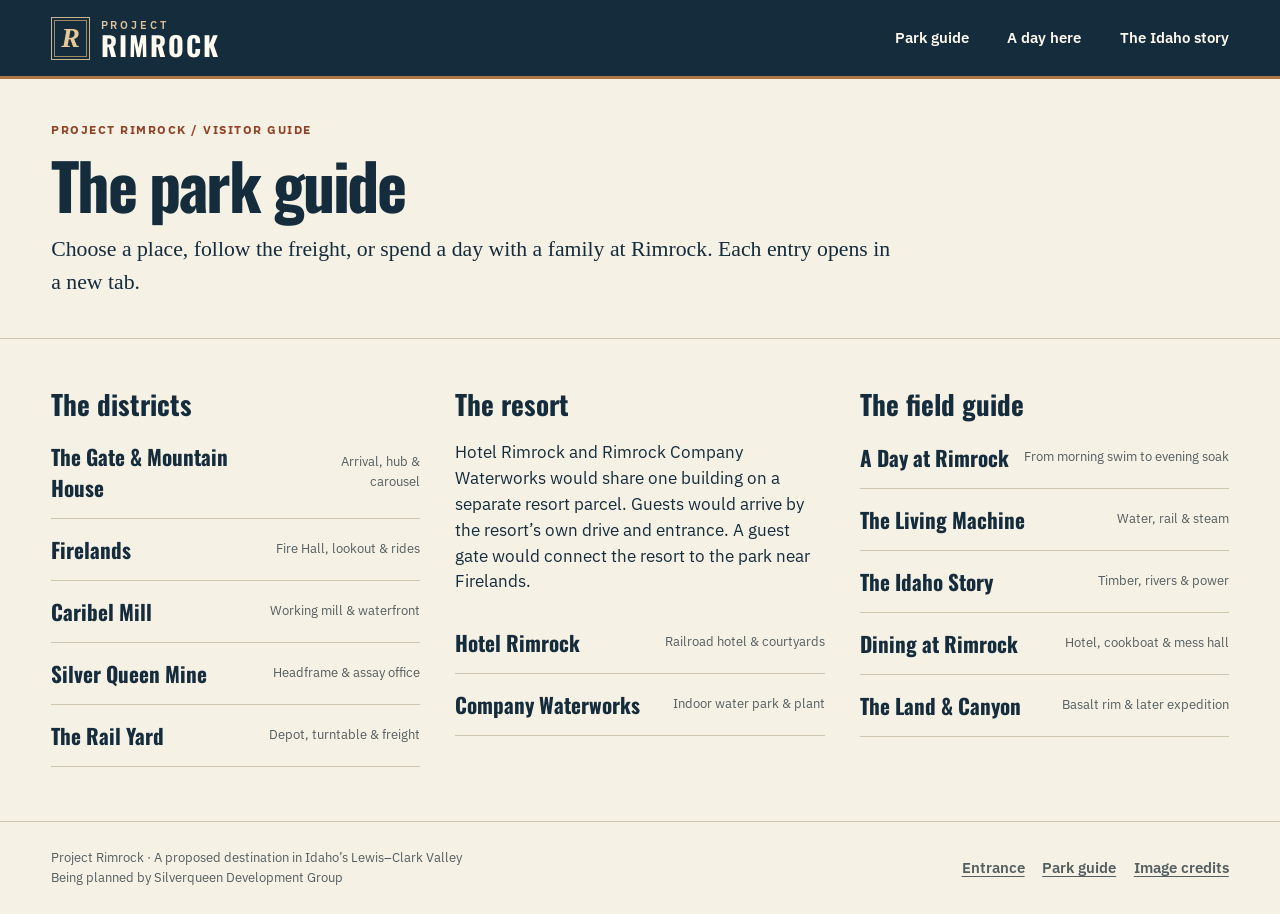
<file: guide.html>
<!doctype html>
<html lang="en">
  <head>
    <meta charset="utf-8">
    <meta name="viewport" content="width=device-width,initial-scale=1">
    <meta name="theme-color" content="#142c3c">
    <meta name="description" content="Explore the proposed resort and park districts, from Hotel Rimrock and Company Waterworks to Firelands, Caribel Mill and the Rail Yard.">
    <title>Park guide | Project Rimrock</title>
    <link rel="canonical" href="https://projectrimrock.com/guide.html">
    <link rel="icon" type="image/svg+xml" href="/favicon.svg">
    <meta property="og:type" content="website">
    <meta property="og:site_name" content="Project Rimrock">
    <meta property="og:url" content="https://projectrimrock.com/guide.html">
    <meta property="og:title" content="Park guide | Project Rimrock">
    <meta property="og:description" content="Explore the proposed resort and park districts, from Hotel Rimrock and Company Waterworks to Firelands, Caribel Mill and the Rail Yard.">
    <meta property="og:image" content="https://projectrimrock.com/assets/rimrock-share.jpg">
    <meta property="og:image:type" content="image/jpeg">
    <meta property="og:image:width" content="1200">
    <meta property="og:image:height" content="630">
    <meta property="og:image:alt" content="Concept illustration of the proposed Hotel Rimrock, Mountain House and Company Waterworks beside the water.">
    <meta name="twitter:card" content="summary_large_image">
    <meta name="twitter:title" content="Park guide | Project Rimrock">
    <meta name="twitter:description" content="Explore the proposed resort and park districts, from Hotel Rimrock and Company Waterworks to Firelands, Caribel Mill and the Rail Yard.">
    <meta name="twitter:image" content="https://projectrimrock.com/assets/rimrock-share.jpg">
    <meta name="twitter:image:alt" content="Concept illustration of the proposed Hotel Rimrock, Mountain House and Company Waterworks beside the water.">
    <link rel="stylesheet" href="rimrock.css">
  </head>
  <body>
    <a class="skip" href="#main">Skip to content</a>
    <header class="bar">
      <div class="wrap">
        <a href="/" class="brand" aria-label="Project Rimrock home">
          <span class="brandmark" aria-hidden="true">R</span>
          <span class="brandword"><small>Project</small>RIMROCK</span>
        </a>
        <nav aria-label="Main navigation">
          <a href="/guide.html" aria-current="page">Park guide</a>
          <a href="/planning.html">A day here</a>
          <a href="/story.html">The Idaho story</a>
        </nav>
      </div>
    </header>
    <main id="main">
      <section class="pagehead">
        <div class="wrap">
          <p class="eyebrow">Project Rimrock / Visitor guide</p>
          <h1 class="page-title">The park guide</h1>
          <p class="lead">Choose a place, follow the freight, or spend a day with a family at Rimrock. Each entry opens in a new tab.</p>
        </div>
      </section>
      <div class="directory wrap">
        <section>
          <h2>The districts</h2>
          <a href="gate.html" target="_blank" rel="noopener" class="route">
            <strong>The Gate &amp; Mountain House</strong>
            <small>Arrival, hub &amp; carousel</small>
            <span class="sr"> (opens in a new tab)</span>
          </a>
          <a href="firelands.html" target="_blank" rel="noopener" class="route">
            <strong>Firelands</strong>
            <small>Fire Hall, lookout &amp; rides</small>
            <span class="sr"> (opens in a new tab)</span>
          </a>
          <a href="caribel.html" target="_blank" rel="noopener" class="route">
            <strong>Caribel Mill</strong>
            <small>Working mill &amp; waterfront</small>
            <span class="sr"> (opens in a new tab)</span>
          </a>
          <a href="silver-queen.html" target="_blank" rel="noopener" class="route">
            <strong>Silver Queen Mine</strong>
            <small>Headframe &amp; assay office</small>
            <span class="sr"> (opens in a new tab)</span>
          </a>
          <a href="rail-yard.html" target="_blank" rel="noopener" class="route">
            <strong>The Rail Yard</strong>
            <small>Depot, turntable &amp; freight</small>
            <span class="sr"> (opens in a new tab)</span>
          </a>
        </section>
        <section>
          <h2>The resort</h2>
          <p>Hotel Rimrock and Rimrock Company Waterworks would share one building on a separate resort parcel. Guests would arrive by the resort’s own drive and entrance. A guest gate would connect the resort to the park near Firelands.</p>
          <a href="hotel.html" target="_blank" rel="noopener" class="route">
            <strong>Hotel Rimrock</strong>
            <small>Railroad hotel &amp; courtyards</small>
            <span class="sr"> (opens in a new tab)</span>
          </a>
          <a href="waterworks.html" target="_blank" rel="noopener" class="route">
            <strong>Company Waterworks</strong>
            <small>Indoor water park &amp; plant</small>
            <span class="sr"> (opens in a new tab)</span>
          </a>
        </section>
        <section>
          <h2>The field guide</h2>
          <a href="planning.html" target="_blank" rel="noopener" class="route">
            <strong>A Day at Rimrock</strong>
            <small>From morning swim to evening soak</small>
            <span class="sr"> (opens in a new tab)</span>
          </a>
          <a href="machine.html" target="_blank" rel="noopener" class="route">
            <strong>The Living Machine</strong>
            <small>Water, rail &amp; steam</small>
            <span class="sr"> (opens in a new tab)</span>
          </a>
          <a href="story.html" target="_blank" rel="noopener" class="route">
            <strong>The Idaho Story</strong>
            <small>Timber, rivers &amp; power</small>
            <span class="sr"> (opens in a new tab)</span>
          </a>
          <a href="dining.html" target="_blank" rel="noopener" class="route">
            <strong>Dining at Rimrock</strong>
            <small>Hotel, cookboat &amp; mess hall</small>
            <span class="sr"> (opens in a new tab)</span>
          </a>
          <a href="land.html" target="_blank" rel="noopener" class="route">
            <strong>The Land &amp; Canyon</strong>
            <small>Basalt rim &amp; later expedition</small>
            <span class="sr"> (opens in a new tab)</span>
          </a>
        </section>
      </div>
    </main>
    <footer class="foot">
      <div class="wrap">
        <p>Project Rimrock · A proposed destination in Idaho’s Lewis–Clark Valley<br>Being planned by Silverqueen Development Group</p>
        <div class="footlinks">
          <a href="/">Entrance</a>
          <a href="guide.html" class="">Park guide</a>
          <a href="credits.html" class="">Image credits</a>
        </div>
      </div>
    </footer>
  </body>
</html>
</file>
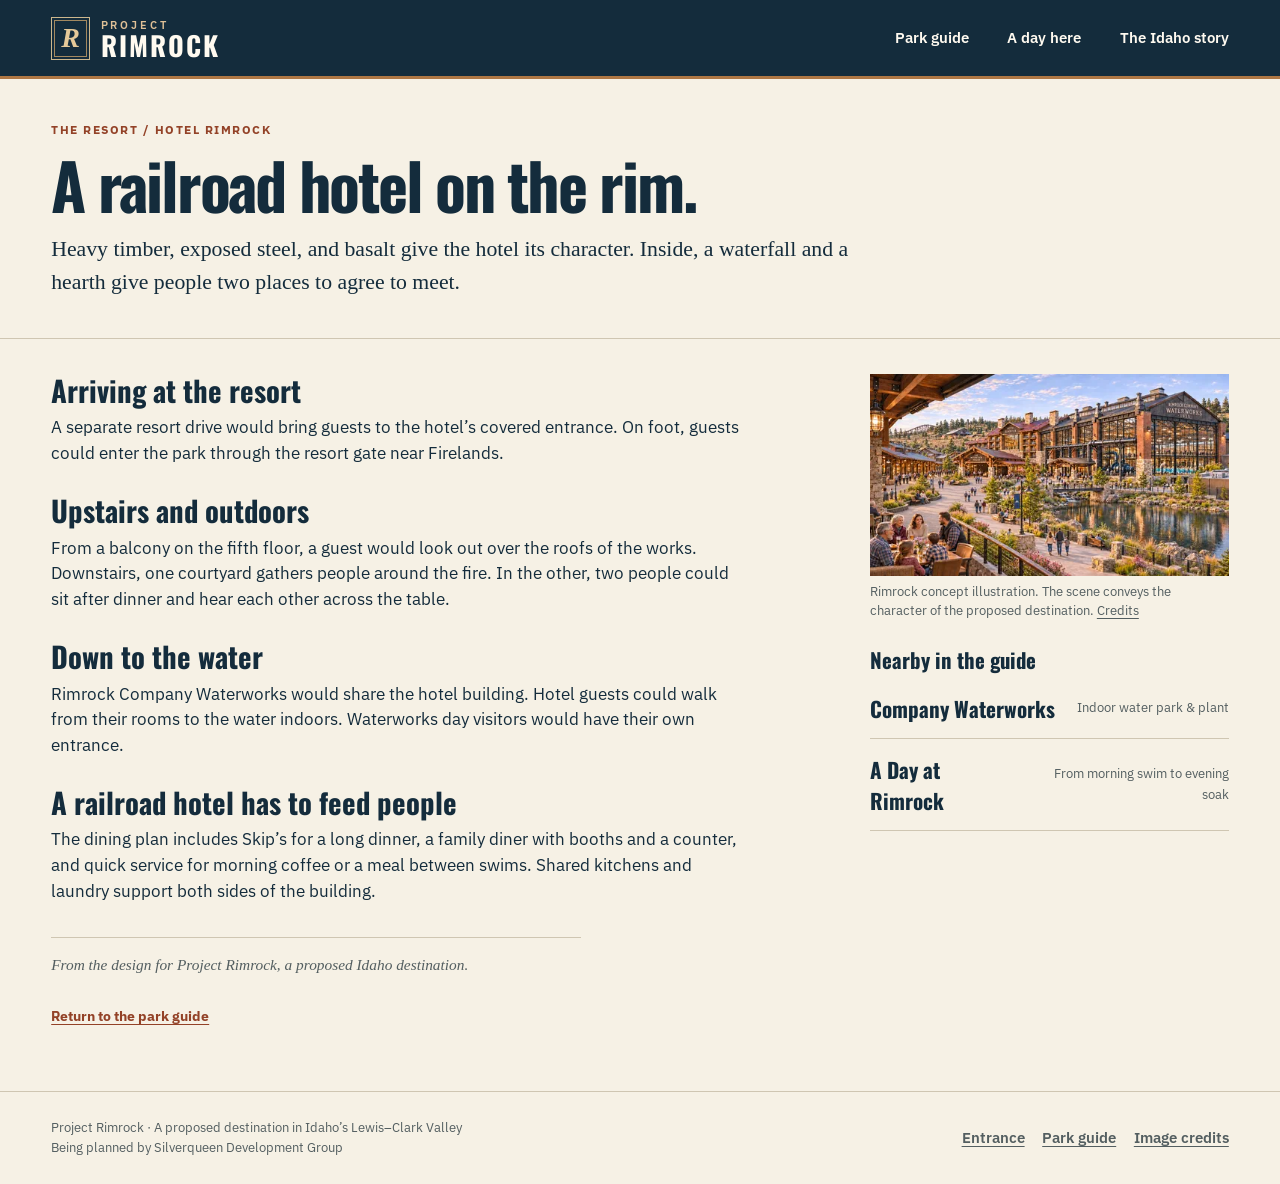
<file: hotel.html>
<!doctype html>
<html lang="en">
  <head>
    <meta charset="utf-8">
    <meta name="viewport" content="width=device-width,initial-scale=1">
    <meta name="theme-color" content="#142c3c">
    <meta name="description" content="Explore the proposed railroad hotel, its courtyards and its own resort entrance, with Company Waterworks indoors and a guest gate to the park.">
    <title>Hotel Rimrock | Project Rimrock</title>
    <link rel="canonical" href="https://projectrimrock.com/hotel.html">
    <link rel="icon" type="image/svg+xml" href="/favicon.svg">
    <meta property="og:type" content="website">
    <meta property="og:site_name" content="Project Rimrock">
    <meta property="og:url" content="https://projectrimrock.com/hotel.html">
    <meta property="og:title" content="Hotel Rimrock | Project Rimrock">
    <meta property="og:description" content="Explore the proposed railroad hotel, its courtyards and its own resort entrance, with Company Waterworks indoors and a guest gate to the park.">
    <meta property="og:image" content="https://projectrimrock.com/assets/rimrock-share.jpg">
    <meta property="og:image:type" content="image/jpeg">
    <meta property="og:image:width" content="1200">
    <meta property="og:image:height" content="630">
    <meta property="og:image:alt" content="Concept illustration of the proposed Hotel Rimrock, Mountain House and Company Waterworks beside the water.">
    <meta name="twitter:card" content="summary_large_image">
    <meta name="twitter:title" content="Hotel Rimrock | Project Rimrock">
    <meta name="twitter:description" content="Explore the proposed railroad hotel, its courtyards and its own resort entrance, with Company Waterworks indoors and a guest gate to the park.">
    <meta name="twitter:image" content="https://projectrimrock.com/assets/rimrock-share.jpg">
    <meta name="twitter:image:alt" content="Concept illustration of the proposed Hotel Rimrock, Mountain House and Company Waterworks beside the water.">
    <link rel="stylesheet" href="rimrock.css">
  </head>
  <body>
    <a class="skip" href="#main">Skip to content</a>
    <header class="bar">
      <div class="wrap">
        <a href="/" class="brand" aria-label="Project Rimrock home">
          <span class="brandmark" aria-hidden="true">R</span>
          <span class="brandword"><small>Project</small>RIMROCK</span>
        </a>
        <nav aria-label="Main navigation">
          <a href="/guide.html">Park guide</a>
          <a href="/planning.html">A day here</a>
          <a href="/story.html">The Idaho story</a>
        </nav>
      </div>
    </header>
    <main id="main">
      <section class="pagehead">
        <div class="wrap">
          <p class="eyebrow">The resort / Hotel Rimrock</p>
          <h1 class="page-title">A railroad hotel on the rim.</h1>
          <p class="lead">Heavy timber, exposed steel, and basalt give the hotel its character. Inside, a waterfall and a hearth give people two places to agree to meet.</p>
        </div>
      </section>
      <div class="wrap chapter">
        <article>
          <h2>Arriving at the resort</h2>
          <p>A separate resort drive would bring guests to the hotel’s covered entrance. On foot, guests could enter the park through the resort gate near Firelands.</p>
          <h2>Upstairs and outdoors</h2>
          <p>From a balcony on the fifth floor, a guest would look out over the roofs of the works. Downstairs, one courtyard gathers people around the fire. In the other, two people could sit after dinner and hear each other across the table.</p>
          <h2>Down to the water</h2>
          <p>Rimrock Company Waterworks would share the hotel building. Hotel guests could walk from their rooms to the water indoors. Waterworks day visitors would have their own entrance.</p>
          <h2>A railroad hotel has to feed people</h2>
          <p>The dining plan includes Skip’s for a long dinner, a family diner with booths and a counter, and quick service for morning coffee or a meal between swims. Shared kitchens and laundry support both sides of the building.</p>
          <p class="chapter-status">From the design for Project Rimrock, a proposed Idaho destination.</p>
          <a href="guide.html" class="crumb">Return to the park guide</a>
        </article>
        <aside>
          <figure class="photo">
            <img src="assets/rimrock-waterfront.webp" srcset="assets/rimrock-waterfront-480.webp 480w, assets/rimrock-waterfront-840.webp 840w, assets/rimrock-waterfront-1200.webp 1200w, assets/rimrock-waterfront-1440.webp 1440w, assets/rimrock-waterfront.webp 1672w" sizes="(max-width: 760px) 92vw, 420px" width="1672" height="941" alt="Project illustration of Hotel Rimrock, Mountain House, and the glass-fronted Waterworks beside the water." loading="lazy" decoding="async">
            <figcaption>Rimrock concept illustration. The scene conveys the character of the proposed destination. <a href="credits.html" class="">Credits</a>
            </figcaption>
          </figure>
          <div class="more">
            <h2>Nearby in the guide</h2>
            <a href="waterworks.html" class="route">
              <strong>Company Waterworks</strong>
              <small>Indoor water park &amp; plant</small>
            </a>
            <a href="planning.html" class="route">
              <strong>A Day at Rimrock</strong>
              <small>From morning swim to evening soak</small>
            </a>
          </div>
        </aside>
      </div>
    </main>
    <footer class="foot">
      <div class="wrap">
        <p>Project Rimrock · A proposed destination in Idaho’s Lewis–Clark Valley<br>Being planned by Silverqueen Development Group</p>
        <div class="footlinks">
          <a href="/">Entrance</a>
          <a href="guide.html" class="">Park guide</a>
          <a href="credits.html" class="">Image credits</a>
        </div>
      </div>
    </footer>
  </body>
</html>
</file>
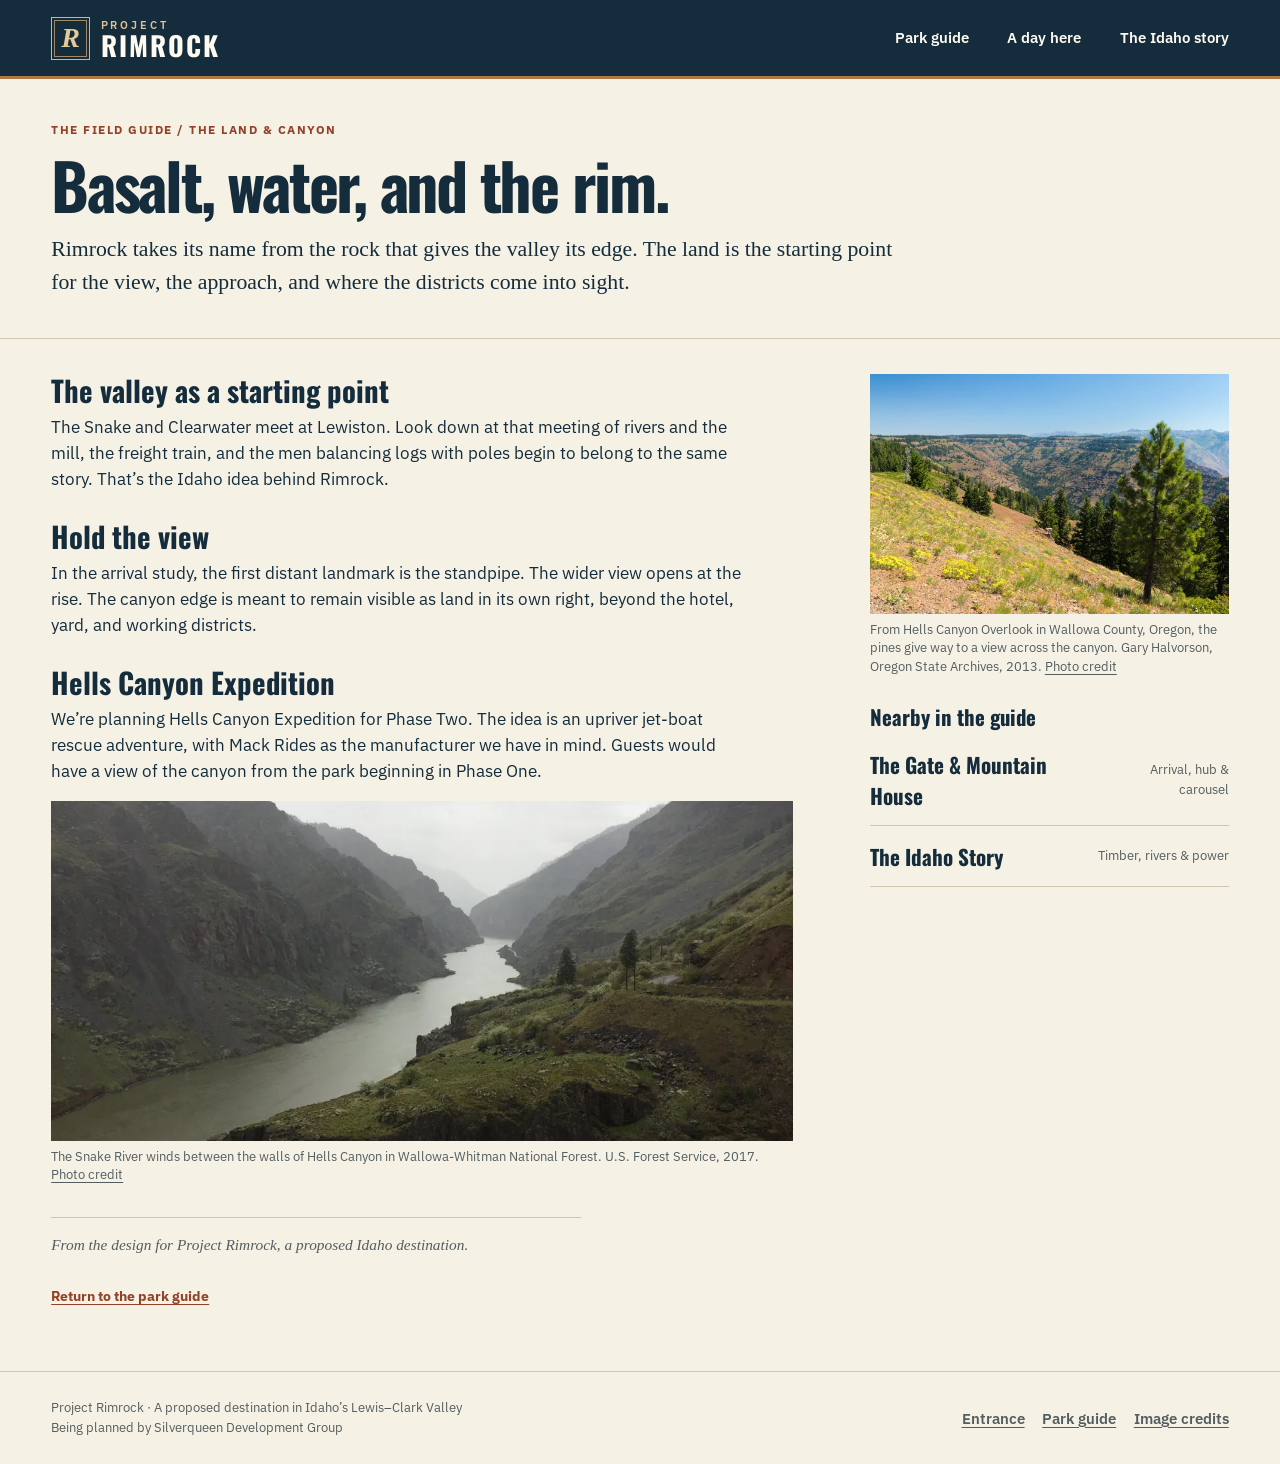
<file: land.html>
<!doctype html>
<html lang="en">
  <head>
    <meta charset="utf-8">
    <meta name="viewport" content="width=device-width,initial-scale=1">
    <meta name="theme-color" content="#142c3c">
    <meta name="description" content="Discover the basalt rim and the canyon view in the proposed park, and the upriver rescue adventure envisioned for Hells Canyon Expedition in Phase Two.">
    <title>The Land &amp; Canyon | Project Rimrock</title>
    <link rel="canonical" href="https://projectrimrock.com/land.html">
    <link rel="icon" type="image/svg+xml" href="/favicon.svg">
    <meta property="og:type" content="website">
    <meta property="og:site_name" content="Project Rimrock">
    <meta property="og:url" content="https://projectrimrock.com/land.html">
    <meta property="og:title" content="The Land &amp; Canyon | Project Rimrock">
    <meta property="og:description" content="Discover the basalt rim and the canyon view in the proposed park, and the upriver rescue adventure envisioned for Hells Canyon Expedition in Phase Two.">
    <meta property="og:image" content="https://projectrimrock.com/assets/rimrock-share.jpg">
    <meta property="og:image:type" content="image/jpeg">
    <meta property="og:image:width" content="1200">
    <meta property="og:image:height" content="630">
    <meta property="og:image:alt" content="Concept illustration of the proposed Hotel Rimrock, Mountain House and Company Waterworks beside the water.">
    <meta name="twitter:card" content="summary_large_image">
    <meta name="twitter:title" content="The Land &amp; Canyon | Project Rimrock">
    <meta name="twitter:description" content="Discover the basalt rim and the canyon view in the proposed park, and the upriver rescue adventure envisioned for Hells Canyon Expedition in Phase Two.">
    <meta name="twitter:image" content="https://projectrimrock.com/assets/rimrock-share.jpg">
    <meta name="twitter:image:alt" content="Concept illustration of the proposed Hotel Rimrock, Mountain House and Company Waterworks beside the water.">
    <link rel="stylesheet" href="rimrock.css">
  </head>
  <body>
    <a class="skip" href="#main">Skip to content</a>
    <header class="bar">
      <div class="wrap">
        <a href="/" class="brand" aria-label="Project Rimrock home">
          <span class="brandmark" aria-hidden="true">R</span>
          <span class="brandword"><small>Project</small>RIMROCK</span>
        </a>
        <nav aria-label="Main navigation">
          <a href="/guide.html">Park guide</a>
          <a href="/planning.html">A day here</a>
          <a href="/story.html">The Idaho story</a>
        </nav>
      </div>
    </header>
    <main id="main">
      <section class="pagehead">
        <div class="wrap">
          <p class="eyebrow">The field guide / The Land &amp; Canyon</p>
          <h1 class="page-title">Basalt, water, and the rim.</h1>
          <p class="lead">Rimrock takes its name from the rock that gives the valley its edge. The land is the starting point for the view, the approach, and where the districts come into sight.</p>
        </div>
      </section>
      <div class="wrap chapter">
        <article>
          <h2>The valley as a starting point</h2>
          <p>The Snake and Clearwater meet at Lewiston. Look down at that meeting of rivers and the mill, the freight train, and the men balancing logs with poles begin to belong to the same story. That’s the Idaho idea behind Rimrock.</p>
          <h2>Hold the view</h2>
          <p>In the arrival study, the first distant landmark is the standpipe. The wider view opens at the rise. The canyon edge is meant to remain visible as land in its own right, beyond the hotel, yard, and working districts.</p>
          <h2>Hells Canyon Expedition</h2>
          <p>We’re planning Hells Canyon Expedition for Phase Two. The idea is an upriver jet-boat rescue adventure, with Mack Rides as the manufacturer we have in mind. Guests would have a view of the canyon from the park beginning in Phase One.</p>
          <figure class="photo">
            <img src="assets/canyon.webp" alt="River and canyon walls below a cloudy sky." loading="lazy" decoding="async">
            <figcaption>The Snake River winds between the walls of Hells Canyon in Wallowa-Whitman National Forest. U.S. Forest Service, 2017. <a href="credits.html#canyon">Photo credit</a>
            </figcaption>
          </figure>
          <p class="chapter-status">From the design for Project Rimrock, a proposed Idaho destination.</p>
          <a href="guide.html" class="crumb">Return to the park guide</a>
        </article>
        <aside>
          <figure class="photo">
            <img src="assets/overlook.webp" alt="Pines and layered canyon ridges seen from a high overlook." loading="lazy" decoding="async">
            <figcaption>From Hells Canyon Overlook in Wallowa County, Oregon, the pines give way to a view across the canyon. Gary Halvorson, Oregon State Archives, 2013. <a href="credits.html#overlook">Photo credit</a>
            </figcaption>
          </figure>
          <div class="more">
            <h2>Nearby in the guide</h2>
            <a href="gate.html" class="route">
              <strong>The Gate &amp; Mountain House</strong>
              <small>Arrival, hub &amp; carousel</small>
            </a>
            <a href="story.html" class="route">
              <strong>The Idaho Story</strong>
              <small>Timber, rivers &amp; power</small>
            </a>
          </div>
        </aside>
      </div>
    </main>
    <footer class="foot">
      <div class="wrap">
        <p>Project Rimrock · A proposed destination in Idaho’s Lewis–Clark Valley<br>Being planned by Silverqueen Development Group</p>
        <div class="footlinks">
          <a href="/">Entrance</a>
          <a href="guide.html" class="">Park guide</a>
          <a href="credits.html" class="">Image credits</a>
        </div>
      </div>
    </footer>
  </body>
</html>
</file>
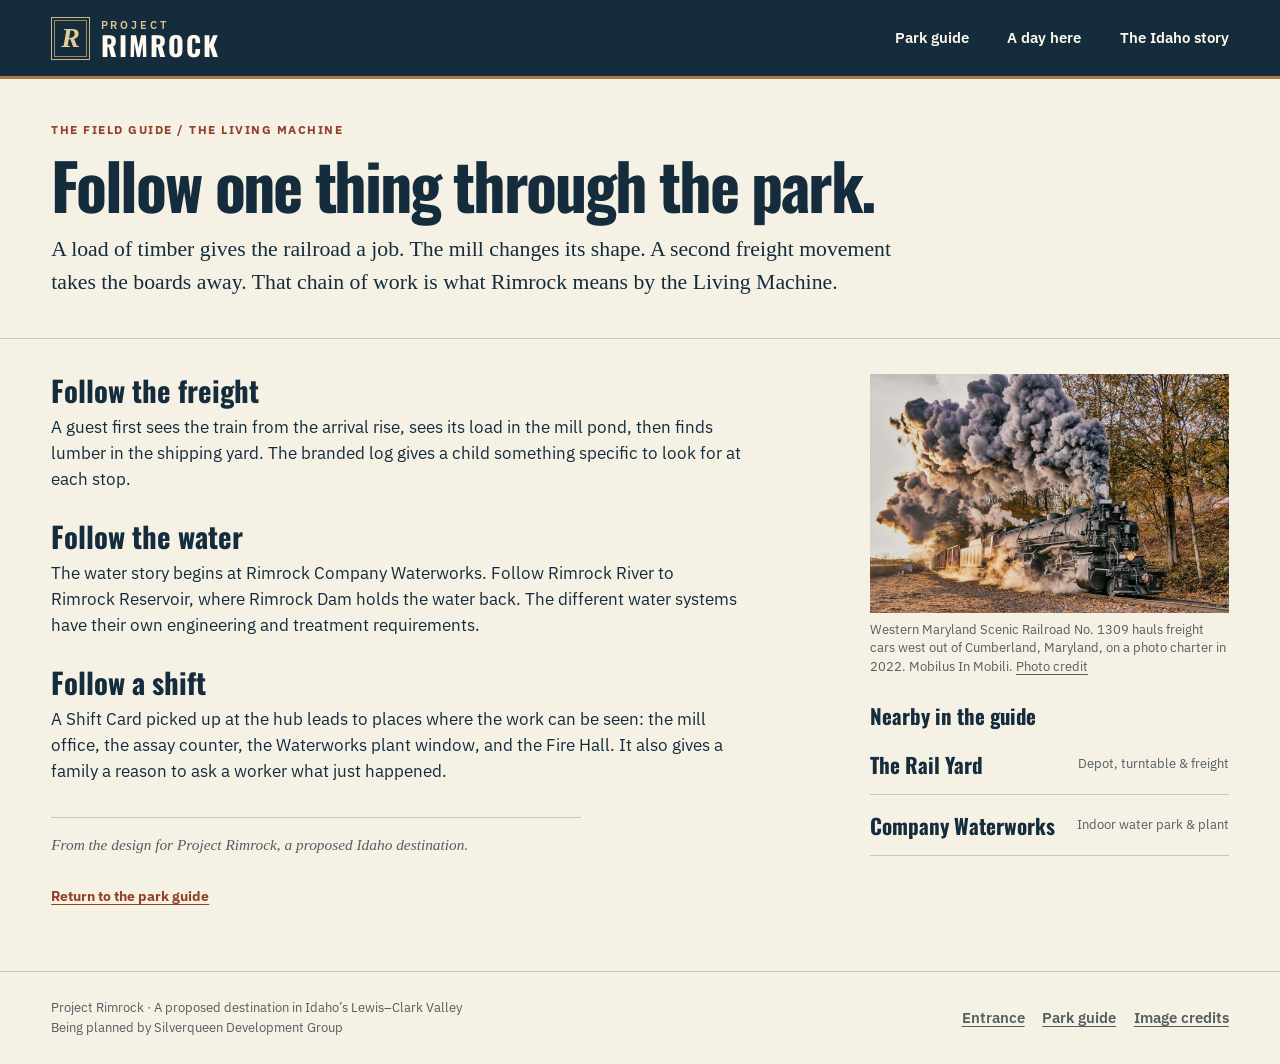
<file: machine.html>
<!doctype html>
<html lang="en">
  <head>
    <meta charset="utf-8">
    <meta name="viewport" content="width=device-width,initial-scale=1">
    <meta name="theme-color" content="#142c3c">
    <meta name="description" content="Trace timber from the mill pond to the shipping yard, then follow the water from Rimrock Company Waterworks to Rimrock Dam in the proposed park.">
    <title>The Living Machine | Project Rimrock</title>
    <link rel="canonical" href="https://projectrimrock.com/machine.html">
    <link rel="icon" type="image/svg+xml" href="/favicon.svg">
    <meta property="og:type" content="website">
    <meta property="og:site_name" content="Project Rimrock">
    <meta property="og:url" content="https://projectrimrock.com/machine.html">
    <meta property="og:title" content="The Living Machine | Project Rimrock">
    <meta property="og:description" content="Trace timber from the mill pond to the shipping yard, then follow the water from Rimrock Company Waterworks to Rimrock Dam in the proposed park.">
    <meta property="og:image" content="https://projectrimrock.com/assets/rimrock-share.jpg">
    <meta property="og:image:type" content="image/jpeg">
    <meta property="og:image:width" content="1200">
    <meta property="og:image:height" content="630">
    <meta property="og:image:alt" content="Concept illustration of the proposed Hotel Rimrock, Mountain House and Company Waterworks beside the water.">
    <meta name="twitter:card" content="summary_large_image">
    <meta name="twitter:title" content="The Living Machine | Project Rimrock">
    <meta name="twitter:description" content="Trace timber from the mill pond to the shipping yard, then follow the water from Rimrock Company Waterworks to Rimrock Dam in the proposed park.">
    <meta name="twitter:image" content="https://projectrimrock.com/assets/rimrock-share.jpg">
    <meta name="twitter:image:alt" content="Concept illustration of the proposed Hotel Rimrock, Mountain House and Company Waterworks beside the water.">
    <link rel="stylesheet" href="rimrock.css">
  </head>
  <body>
    <a class="skip" href="#main">Skip to content</a>
    <header class="bar">
      <div class="wrap">
        <a href="/" class="brand" aria-label="Project Rimrock home">
          <span class="brandmark" aria-hidden="true">R</span>
          <span class="brandword"><small>Project</small>RIMROCK</span>
        </a>
        <nav aria-label="Main navigation">
          <a href="/guide.html">Park guide</a>
          <a href="/planning.html">A day here</a>
          <a href="/story.html">The Idaho story</a>
        </nav>
      </div>
    </header>
    <main id="main">
      <section class="pagehead">
        <div class="wrap">
          <p class="eyebrow">The field guide / The Living Machine</p>
          <h1 class="page-title">Follow one thing through the park.</h1>
          <p class="lead">A load of timber gives the railroad a job. The mill changes its shape. A second freight movement takes the boards away. That chain of work is what Rimrock means by the Living Machine.</p>
        </div>
      </section>
      <div class="wrap chapter">
        <article>
          <h2>Follow the freight</h2>
          <p>A guest first sees the train from the arrival rise, sees its load in the mill pond, then finds lumber in the shipping yard. The branded log gives a child something specific to look for at each stop.</p>
          <h2>Follow the water</h2>
          <p>The water story begins at Rimrock Company Waterworks. Follow Rimrock River to Rimrock Reservoir, where Rimrock Dam holds the water back. The different water systems have their own engineering and treatment requirements.</p>
          <h2>Follow a shift</h2>
          <p>A Shift Card picked up at the hub leads to places where the work can be seen: the mill office, the assay counter, the Waterworks plant window, and the Fire Hall. It also gives a family a reason to ask a worker what just happened.</p>
          <p class="chapter-status">From the design for Project Rimrock, a proposed Idaho destination.</p>
          <a href="guide.html" class="crumb">Return to the park guide</a>
        </article>
        <aside>
          <figure class="photo">
            <img src="assets/rail.webp" alt="Steam locomotive 1309 hauling freight through autumn woodland." loading="lazy" decoding="async">
            <figcaption>Western Maryland Scenic Railroad No. 1309 hauls freight cars west out of Cumberland, Maryland, on a photo charter in 2022. Mobilus In Mobili. <a href="credits.html#rail">Photo credit</a>
            </figcaption>
          </figure>
          <div class="more">
            <h2>Nearby in the guide</h2>
            <a href="rail-yard.html" class="route">
              <strong>The Rail Yard</strong>
              <small>Depot, turntable &amp; freight</small>
            </a>
            <a href="waterworks.html" class="route">
              <strong>Company Waterworks</strong>
              <small>Indoor water park &amp; plant</small>
            </a>
          </div>
        </aside>
      </div>
    </main>
    <footer class="foot">
      <div class="wrap">
        <p>Project Rimrock · A proposed destination in Idaho’s Lewis–Clark Valley<br>Being planned by Silverqueen Development Group</p>
        <div class="footlinks">
          <a href="/">Entrance</a>
          <a href="guide.html" class="">Park guide</a>
          <a href="credits.html" class="">Image credits</a>
        </div>
      </div>
    </footer>
  </body>
</html>
</file>
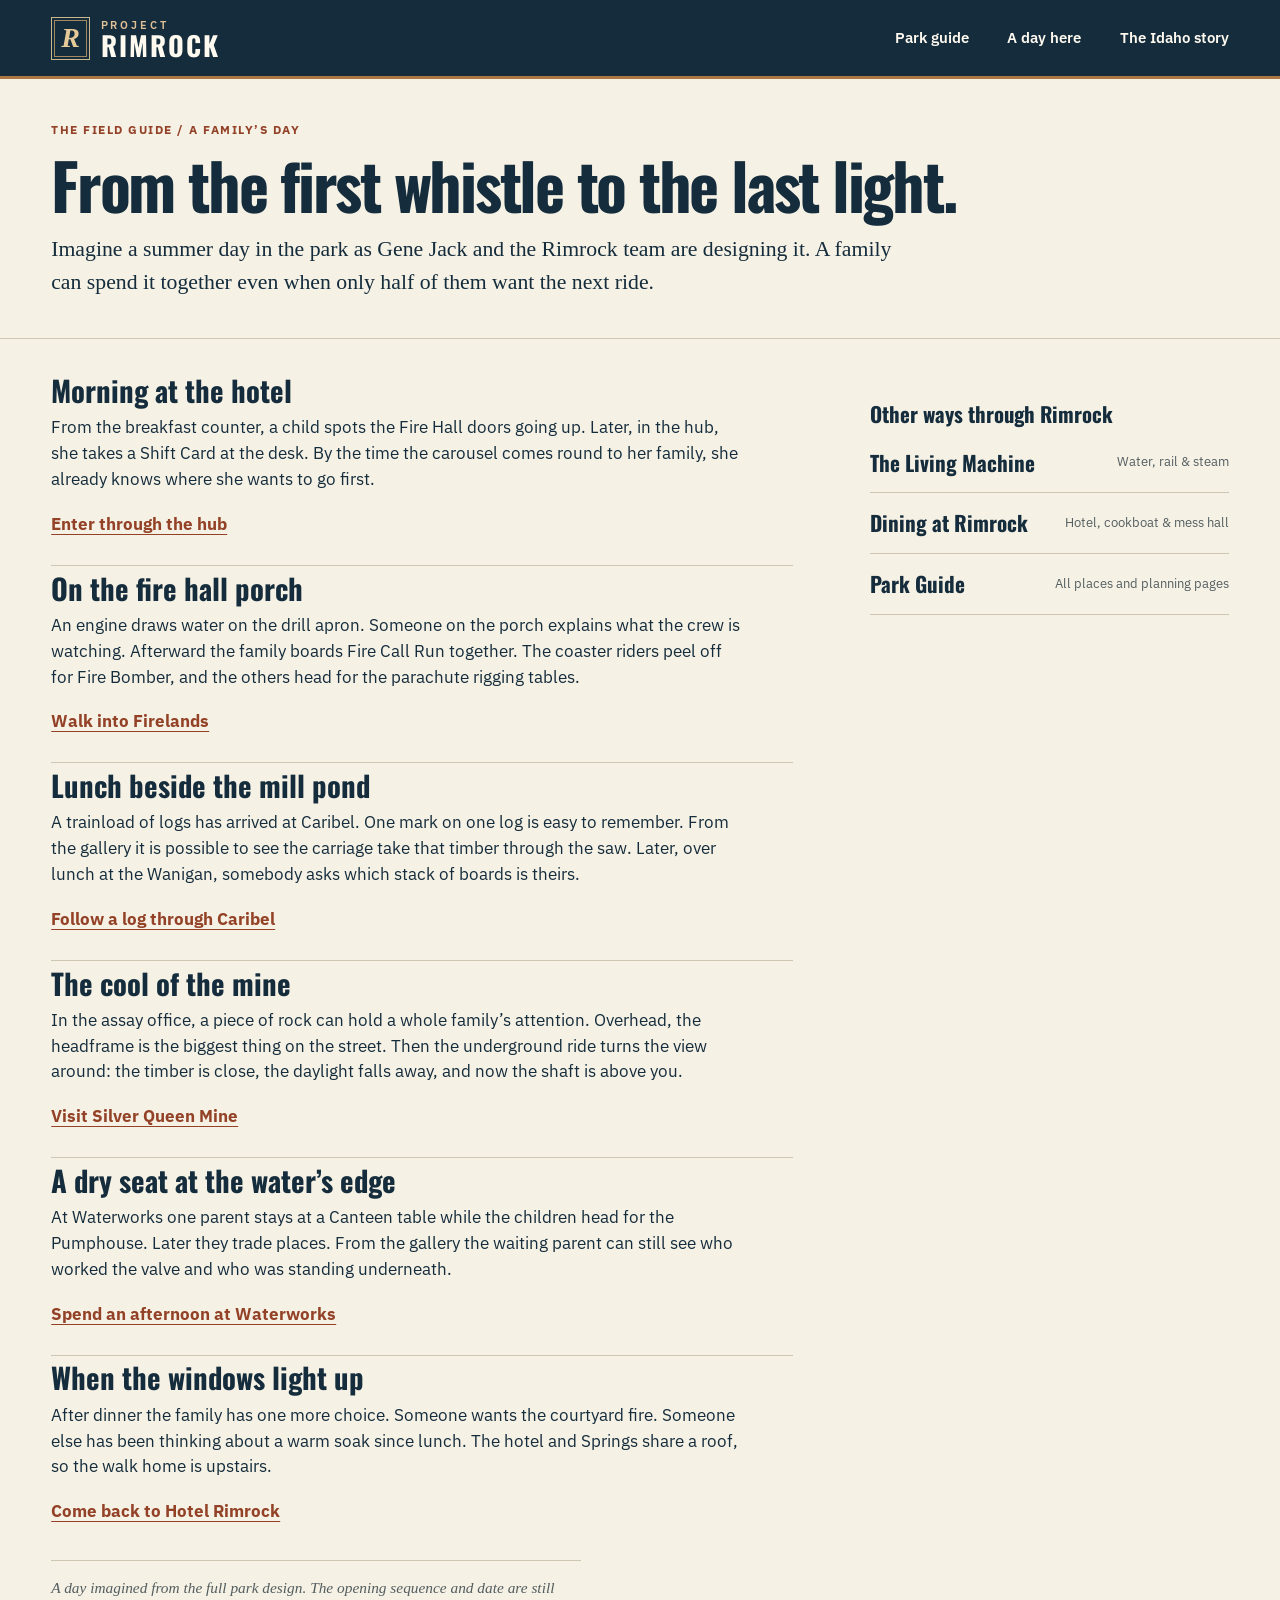
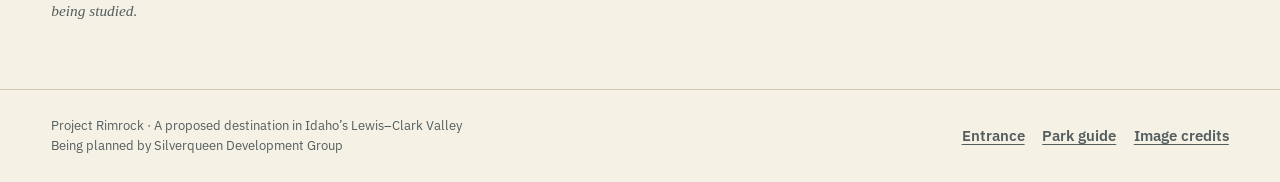
<file: planning.html>
<!doctype html>
<html lang="en">
  <head>
    <meta charset="utf-8">
    <meta name="viewport" content="width=device-width,initial-scale=1">
    <meta name="theme-color" content="#142c3c">
    <meta name="description" content="Walk through a proposed day at Rimrock, from the hotel breakfast counter to the mill pond and back to the Springs.">
    <title>A day at Rimrock | Project Rimrock</title>
    <link rel="canonical" href="https://projectrimrock.com/planning.html">
    <link rel="icon" type="image/svg+xml" href="/favicon.svg">
    <meta property="og:type" content="website">
    <meta property="og:site_name" content="Project Rimrock">
    <meta property="og:url" content="https://projectrimrock.com/planning.html">
    <meta property="og:title" content="A day at Rimrock | Project Rimrock">
    <meta property="og:description" content="Walk through a proposed day at Rimrock, from the hotel breakfast counter to the mill pond and back to the Springs.">
    <meta property="og:image" content="https://projectrimrock.com/assets/rimrock-share.jpg">
    <meta property="og:image:type" content="image/jpeg">
    <meta property="og:image:width" content="1200">
    <meta property="og:image:height" content="630">
    <meta property="og:image:alt" content="Concept illustration of the proposed Hotel Rimrock, Mountain House and Company Waterworks beside the water.">
    <meta name="twitter:card" content="summary_large_image">
    <meta name="twitter:title" content="A day at Rimrock | Project Rimrock">
    <meta name="twitter:description" content="Walk through a proposed day at Rimrock, from the hotel breakfast counter to the mill pond and back to the Springs.">
    <meta name="twitter:image" content="https://projectrimrock.com/assets/rimrock-share.jpg">
    <meta name="twitter:image:alt" content="Concept illustration of the proposed Hotel Rimrock, Mountain House and Company Waterworks beside the water.">
    <link rel="stylesheet" href="rimrock.css">
  </head>
  <body>
    <a class="skip" href="#main">Skip to content</a>
    <header class="bar">
      <div class="wrap">
        <a href="/" class="brand" aria-label="Project Rimrock home">
          <span class="brandmark" aria-hidden="true">R</span>
          <span class="brandword"><small>Project</small>RIMROCK</span>
        </a>
        <nav aria-label="Main navigation">
          <a href="/guide.html">Park guide</a>
          <a href="/planning.html" aria-current="page">A day here</a>
          <a href="/story.html">The Idaho story</a>
        </nav>
      </div>
    </header>
    <main id="main">
      <section class="pagehead">
        <div class="wrap">
          <p class="eyebrow">The field guide / A family’s day</p>
          <h1 class="page-title">From the first whistle to the last light.</h1>
          <p class="lead">Imagine a summer day in the park as Gene Jack and the Rimrock team are designing it. A family can spend it together even when only half of them want the next ride.</p>
        </div>
      </section>
      <div class="wrap chapter">
        <article>
          <section class="day-scene">
            <h2>Morning at the hotel</h2>
            <p>From the breakfast counter, a child spots the Fire Hall doors going up. Later, in the hub, she takes a Shift Card at the desk. By the time the carousel comes round to her family, she already knows where she wants to go first.</p>
            <a href="gate.html" target="_blank" rel="noopener" class="plan-link">Enter through the hub<span class="sr"> (opens in a new tab)</span>
            </a>
          </section>
          <section class="day-scene">
            <h2>On the fire hall porch</h2>
            <p>An engine draws water on the drill apron. Someone on the porch explains what the crew is watching. Afterward the family boards Fire Call Run together. The coaster riders peel off for Fire Bomber, and the others head for the parachute rigging tables.</p>
            <a href="firelands.html" target="_blank" rel="noopener" class="plan-link">Walk into Firelands<span class="sr"> (opens in a new tab)</span>
            </a>
          </section>
          <section class="day-scene">
            <h2>Lunch beside the mill pond</h2>
            <p>A trainload of logs has arrived at Caribel. One mark on one log is easy to remember. From the gallery it is possible to see the carriage take that timber through the saw. Later, over lunch at the Wanigan, somebody asks which stack of boards is theirs.</p>
            <a href="caribel.html" target="_blank" rel="noopener" class="plan-link">Follow a log through Caribel<span class="sr"> (opens in a new tab)</span>
            </a>
          </section>
          <section class="day-scene">
            <h2>The cool of the mine</h2>
            <p>In the assay office, a piece of rock can hold a whole family’s attention. Overhead, the headframe is the biggest thing on the street. Then the underground ride turns the view around: the timber is close, the daylight falls away, and now the shaft is above you.</p>
            <a href="silver-queen.html" target="_blank" rel="noopener" class="plan-link">Visit Silver Queen Mine<span class="sr"> (opens in a new tab)</span>
            </a>
          </section>
          <section class="day-scene">
            <h2>A dry seat at the water’s edge</h2>
            <p>At Waterworks one parent stays at a Canteen table while the children head for the Pumphouse. Later they trade places. From the gallery the waiting parent can still see who worked the valve and who was standing underneath.</p>
            <a href="waterworks.html" target="_blank" rel="noopener" class="plan-link">Spend an afternoon at Waterworks<span class="sr"> (opens in a new tab)</span>
            </a>
          </section>
          <section class="day-scene">
            <h2>When the windows light up</h2>
            <p>After dinner the family has one more choice. Someone wants the courtyard fire. Someone else has been thinking about a warm soak since lunch. The hotel and Springs share a roof, so the walk home is upstairs.</p>
            <a href="hotel.html" target="_blank" rel="noopener" class="plan-link">Come back to Hotel Rimrock<span class="sr"> (opens in a new tab)</span>
            </a>
          </section>
          <p class="chapter-status">A day imagined from the full park design. The opening sequence and date are still being studied.</p>
        </article>
        <aside>
          <div class="more">
            <h2>Other ways through Rimrock</h2>
            <a href="machine.html" class="route">
              <strong>The Living Machine</strong>
              <small>Water, rail &amp; steam</small>
            </a>
            <a href="dining.html" class="route">
              <strong>Dining at Rimrock</strong>
              <small>Hotel, cookboat &amp; mess hall</small>
            </a>
            <a href="guide.html" class="route">
              <strong>Park Guide</strong>
              <small>All places and planning pages</small>
            </a>
          </div>
        </aside>
      </div>
    </main>
    <footer class="foot">
      <div class="wrap">
        <p>Project Rimrock · A proposed destination in Idaho’s Lewis–Clark Valley<br>Being planned by Silverqueen Development Group</p>
        <div class="footlinks">
          <a href="/">Entrance</a>
          <a href="guide.html" class="">Park guide</a>
          <a href="credits.html" class="">Image credits</a>
        </div>
      </div>
    </footer>
  </body>
</html>
</file>
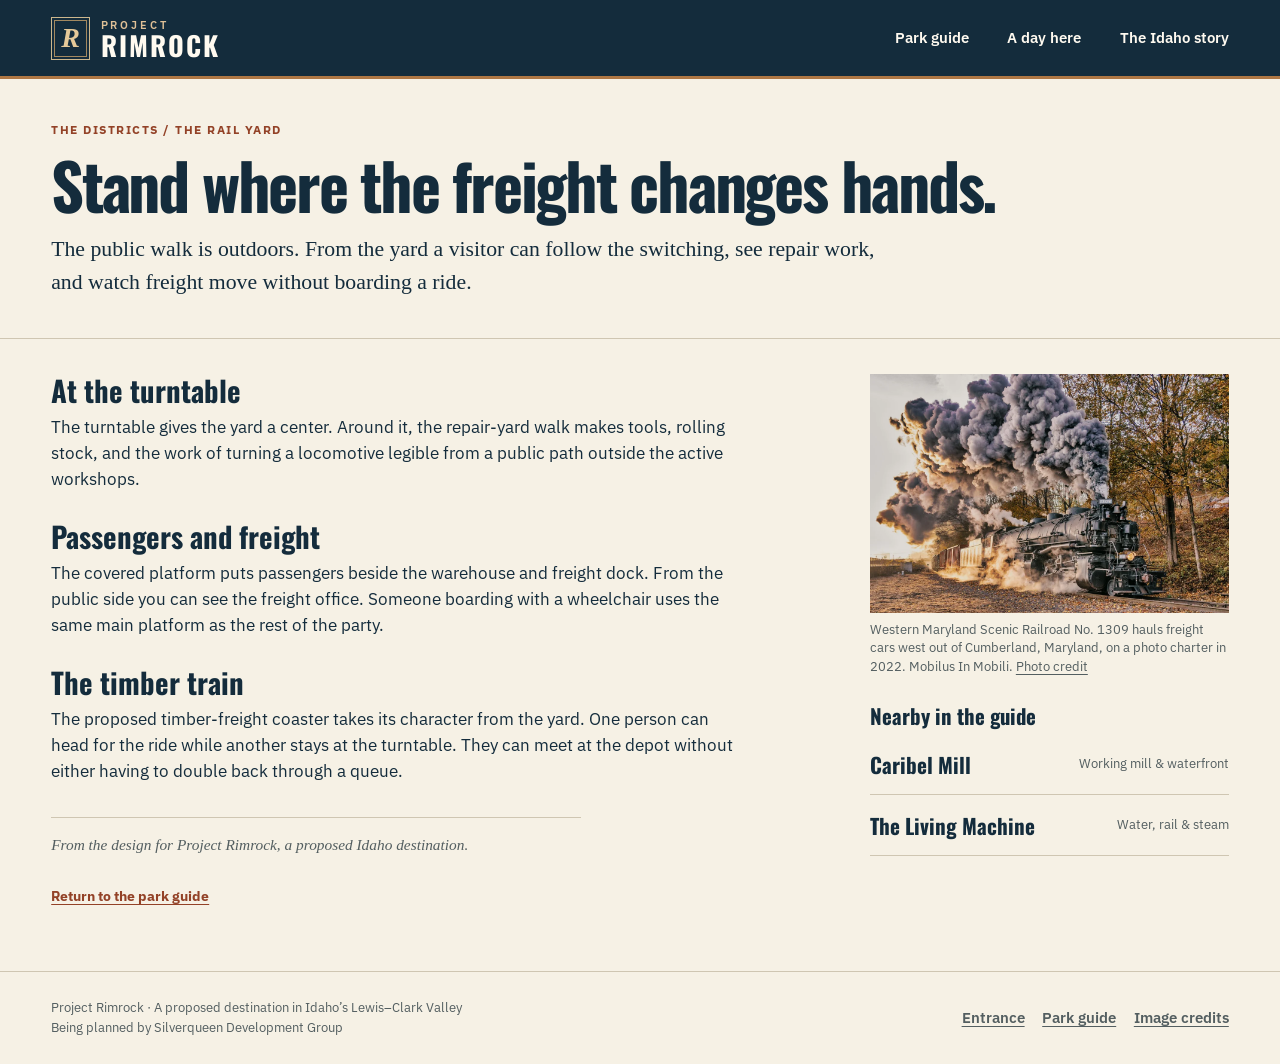
<file: rail-yard.html>
<!doctype html>
<html lang="en">
  <head>
    <meta charset="utf-8">
    <meta name="viewport" content="width=device-width,initial-scale=1">
    <meta name="theme-color" content="#142c3c">
    <meta name="description" content="The public walk is outdoors. From the yard a visitor can follow the switching, see repair work, and watch freight move without boarding a ride.">
    <title>The Rail Yard | Project Rimrock</title>
    <link rel="canonical" href="https://projectrimrock.com/rail-yard.html">
    <link rel="icon" type="image/svg+xml" href="/favicon.svg">
    <meta property="og:type" content="website">
    <meta property="og:site_name" content="Project Rimrock">
    <meta property="og:url" content="https://projectrimrock.com/rail-yard.html">
    <meta property="og:title" content="The Rail Yard | Project Rimrock">
    <meta property="og:description" content="The public walk is outdoors. From the yard a visitor can follow the switching, see repair work, and watch freight move without boarding a ride.">
    <meta property="og:image" content="https://projectrimrock.com/assets/rimrock-share.jpg">
    <meta property="og:image:type" content="image/jpeg">
    <meta property="og:image:width" content="1200">
    <meta property="og:image:height" content="630">
    <meta property="og:image:alt" content="Concept illustration of the proposed Hotel Rimrock, Mountain House and Company Waterworks beside the water.">
    <meta name="twitter:card" content="summary_large_image">
    <meta name="twitter:title" content="The Rail Yard | Project Rimrock">
    <meta name="twitter:description" content="The public walk is outdoors. From the yard a visitor can follow the switching, see repair work, and watch freight move without boarding a ride.">
    <meta name="twitter:image" content="https://projectrimrock.com/assets/rimrock-share.jpg">
    <meta name="twitter:image:alt" content="Concept illustration of the proposed Hotel Rimrock, Mountain House and Company Waterworks beside the water.">
    <link rel="stylesheet" href="rimrock.css">
  </head>
  <body>
    <a class="skip" href="#main">Skip to content</a>
    <header class="bar">
      <div class="wrap">
        <a href="/" class="brand" aria-label="Project Rimrock home">
          <span class="brandmark" aria-hidden="true">R</span>
          <span class="brandword"><small>Project</small>RIMROCK</span>
        </a>
        <nav aria-label="Main navigation">
          <a href="/guide.html">Park guide</a>
          <a href="/planning.html">A day here</a>
          <a href="/story.html">The Idaho story</a>
        </nav>
      </div>
    </header>
    <main id="main">
      <section class="pagehead">
        <div class="wrap">
          <p class="eyebrow">The districts / The Rail Yard</p>
          <h1 class="page-title">Stand where the freight changes hands.</h1>
          <p class="lead">The public walk is outdoors. From the yard a visitor can follow the switching, see repair work, and watch freight move without boarding a ride.</p>
        </div>
      </section>
      <div class="wrap chapter">
        <article>
          <h2>At the turntable</h2>
          <p>The turntable gives the yard a center. Around it, the repair-yard walk makes tools, rolling stock, and the work of turning a locomotive legible from a public path outside the active workshops.</p>
          <h2>Passengers and freight</h2>
          <p>The covered platform puts passengers beside the warehouse and freight dock. From the public side you can see the freight office. Someone boarding with a wheelchair uses the same main platform as the rest of the party.</p>
          <h2>The timber train</h2>
          <p>The proposed timber-freight coaster takes its character from the yard. One person can head for the ride while another stays at the turntable. They can meet at the depot without either having to double back through a queue.</p>
          <p class="chapter-status">From the design for Project Rimrock, a proposed Idaho destination.</p>
          <a href="guide.html" class="crumb">Return to the park guide</a>
        </article>
        <aside>
          <figure class="photo">
            <img src="assets/rail.webp" alt="Steam locomotive 1309 hauling freight through autumn woodland." loading="lazy" decoding="async">
            <figcaption>Western Maryland Scenic Railroad No. 1309 hauls freight cars west out of Cumberland, Maryland, on a photo charter in 2022. Mobilus In Mobili. <a href="credits.html#rail">Photo credit</a>
            </figcaption>
          </figure>
          <div class="more">
            <h2>Nearby in the guide</h2>
            <a href="caribel.html" class="route">
              <strong>Caribel Mill</strong>
              <small>Working mill &amp; waterfront</small>
            </a>
            <a href="machine.html" class="route">
              <strong>The Living Machine</strong>
              <small>Water, rail &amp; steam</small>
            </a>
          </div>
        </aside>
      </div>
    </main>
    <footer class="foot">
      <div class="wrap">
        <p>Project Rimrock · A proposed destination in Idaho’s Lewis–Clark Valley<br>Being planned by Silverqueen Development Group</p>
        <div class="footlinks">
          <a href="/">Entrance</a>
          <a href="guide.html" class="">Park guide</a>
          <a href="credits.html" class="">Image credits</a>
        </div>
      </div>
    </footer>
  </body>
</html>
</file>
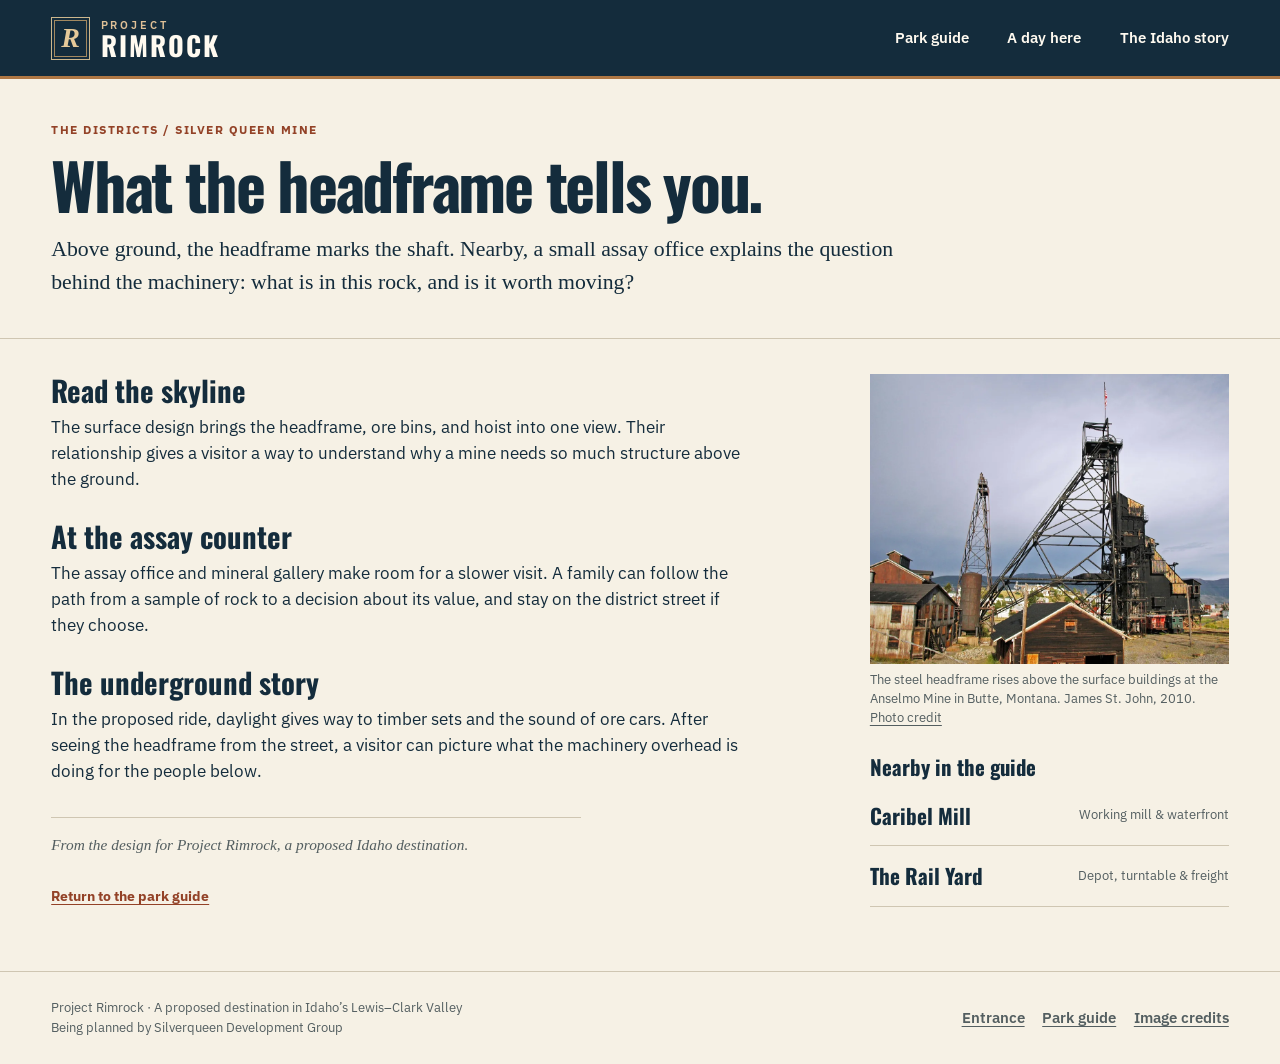
<file: silver-queen.html>
<!doctype html>
<html lang="en">
  <head>
    <meta charset="utf-8">
    <meta name="viewport" content="width=device-width,initial-scale=1">
    <meta name="theme-color" content="#142c3c">
    <meta name="description" content="Above ground, the headframe marks the shaft. Nearby, a small assay office explains the question behind the machinery: what is in this rock, and is it worth moving?">
    <title>Silver Queen Mine | Project Rimrock</title>
    <link rel="canonical" href="https://projectrimrock.com/silver-queen.html">
    <link rel="icon" type="image/svg+xml" href="/favicon.svg">
    <meta property="og:type" content="website">
    <meta property="og:site_name" content="Project Rimrock">
    <meta property="og:url" content="https://projectrimrock.com/silver-queen.html">
    <meta property="og:title" content="Silver Queen Mine | Project Rimrock">
    <meta property="og:description" content="Above ground, the headframe marks the shaft. Nearby, a small assay office explains the question behind the machinery: what is in this rock, and is it worth moving?">
    <meta property="og:image" content="https://projectrimrock.com/assets/rimrock-share.jpg">
    <meta property="og:image:type" content="image/jpeg">
    <meta property="og:image:width" content="1200">
    <meta property="og:image:height" content="630">
    <meta property="og:image:alt" content="Concept illustration of the proposed Hotel Rimrock, Mountain House and Company Waterworks beside the water.">
    <meta name="twitter:card" content="summary_large_image">
    <meta name="twitter:title" content="Silver Queen Mine | Project Rimrock">
    <meta name="twitter:description" content="Above ground, the headframe marks the shaft. Nearby, a small assay office explains the question behind the machinery: what is in this rock, and is it worth moving?">
    <meta name="twitter:image" content="https://projectrimrock.com/assets/rimrock-share.jpg">
    <meta name="twitter:image:alt" content="Concept illustration of the proposed Hotel Rimrock, Mountain House and Company Waterworks beside the water.">
    <link rel="stylesheet" href="rimrock.css">
  </head>
  <body>
    <a class="skip" href="#main">Skip to content</a>
    <header class="bar">
      <div class="wrap">
        <a href="/" class="brand" aria-label="Project Rimrock home">
          <span class="brandmark" aria-hidden="true">R</span>
          <span class="brandword"><small>Project</small>RIMROCK</span>
        </a>
        <nav aria-label="Main navigation">
          <a href="/guide.html">Park guide</a>
          <a href="/planning.html">A day here</a>
          <a href="/story.html">The Idaho story</a>
        </nav>
      </div>
    </header>
    <main id="main">
      <section class="pagehead">
        <div class="wrap">
          <p class="eyebrow">The districts / Silver Queen Mine</p>
          <h1 class="page-title">What the headframe tells you.</h1>
          <p class="lead">Above ground, the headframe marks the shaft. Nearby, a small assay office explains the question behind the machinery: what is in this rock, and is it worth moving?</p>
        </div>
      </section>
      <div class="wrap chapter">
        <article>
          <h2>Read the skyline</h2>
          <p>The surface design brings the headframe, ore bins, and hoist into one view. Their relationship gives a visitor a way to understand why a mine needs so much structure above the ground.</p>
          <h2>At the assay counter</h2>
          <p>The assay office and mineral gallery make room for a slower visit. A family can follow the path from a sample of rock to a decision about its value, and stay on the district street if they choose.</p>
          <h2>The underground story</h2>
          <p>In the proposed ride, daylight gives way to timber sets and the sound of ore cars. After seeing the headframe from the street, a visitor can picture what the machinery overhead is doing for the people below.</p>
          <p class="chapter-status">From the design for Project Rimrock, a proposed Idaho destination.</p>
          <a href="guide.html" class="crumb">Return to the park guide</a>
        </article>
        <aside>
          <figure class="photo">
            <img src="assets/mine.webp" alt="The steel headframe and surface buildings at the Anselmo Mine in Butte." loading="lazy" decoding="async">
            <figcaption>The steel headframe rises above the surface buildings at the Anselmo Mine in Butte, Montana. James St. John, 2010. <a href="credits.html#mine">Photo credit</a>
            </figcaption>
          </figure>
          <div class="more">
            <h2>Nearby in the guide</h2>
            <a href="caribel.html" class="route">
              <strong>Caribel Mill</strong>
              <small>Working mill &amp; waterfront</small>
            </a>
            <a href="rail-yard.html" class="route">
              <strong>The Rail Yard</strong>
              <small>Depot, turntable &amp; freight</small>
            </a>
          </div>
        </aside>
      </div>
    </main>
    <footer class="foot">
      <div class="wrap">
        <p>Project Rimrock · A proposed destination in Idaho’s Lewis–Clark Valley<br>Being planned by Silverqueen Development Group</p>
        <div class="footlinks">
          <a href="/">Entrance</a>
          <a href="guide.html" class="">Park guide</a>
          <a href="credits.html" class="">Image credits</a>
        </div>
      </div>
    </footer>
  </body>
</html>
</file>
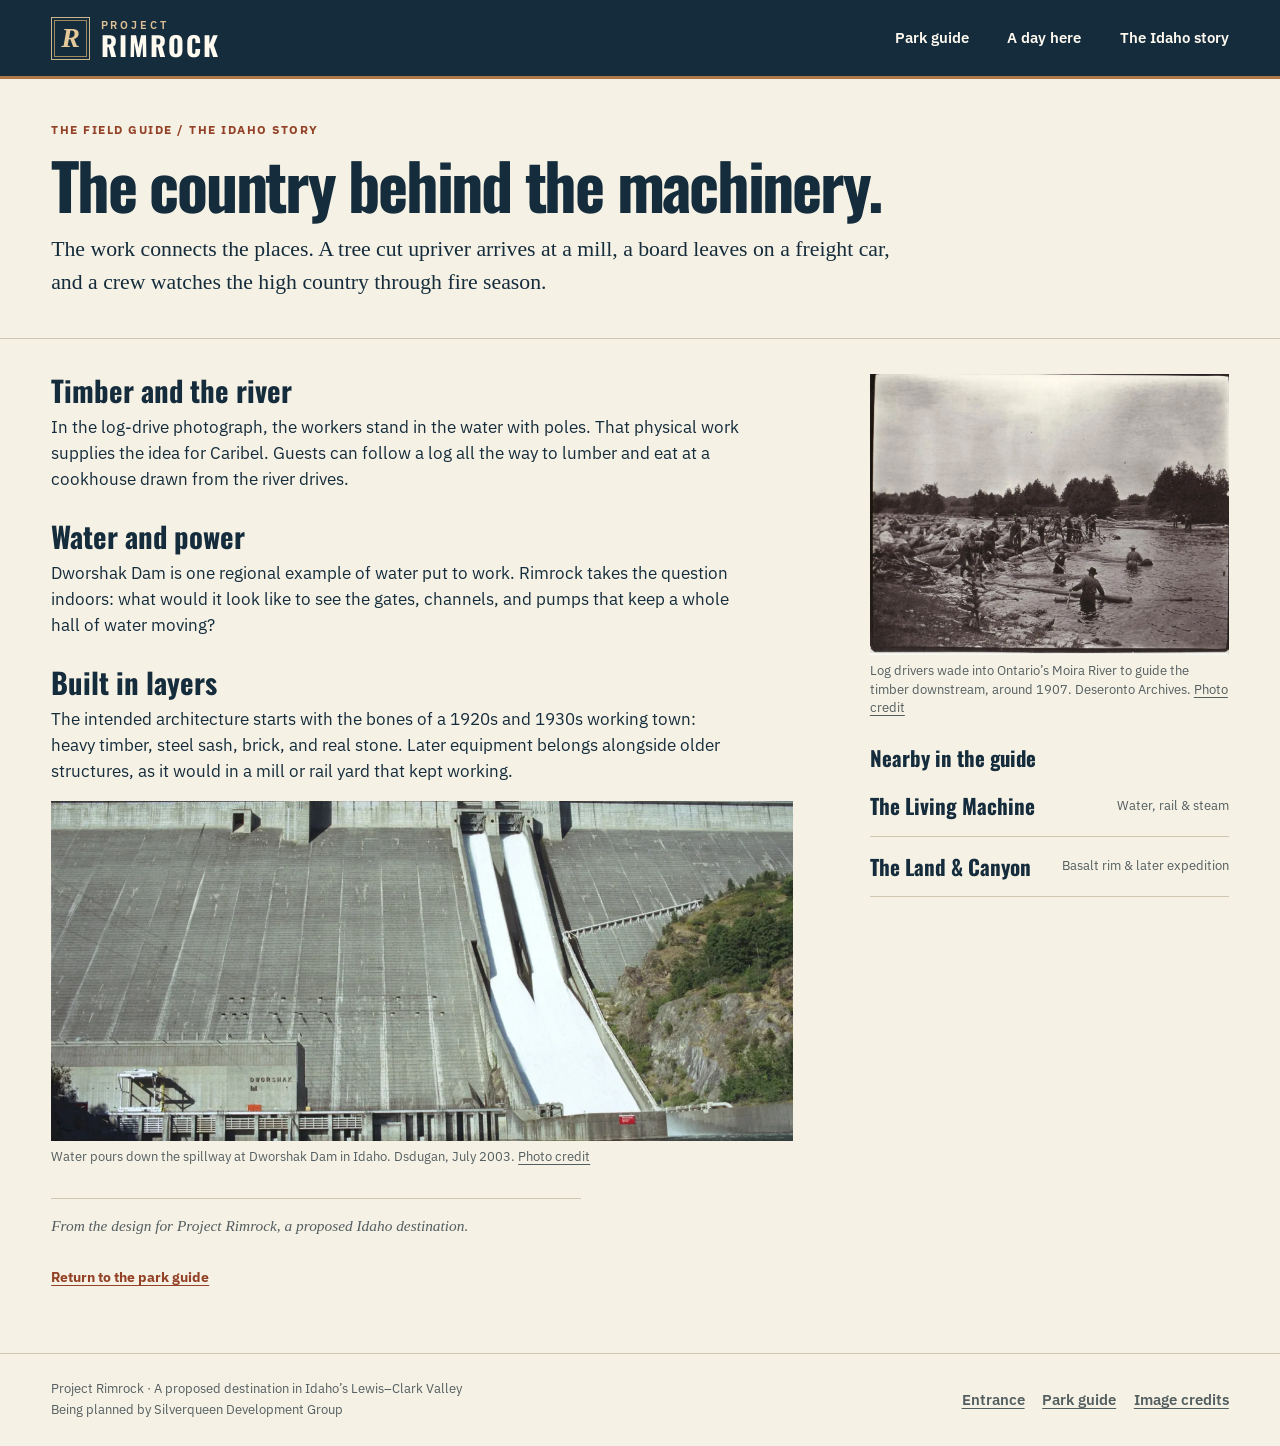
<file: story.html>
<!doctype html>
<html lang="en">
  <head>
    <meta charset="utf-8">
    <meta name="viewport" content="width=device-width,initial-scale=1">
    <meta name="theme-color" content="#142c3c">
    <meta name="description" content="The work connects the places. A tree cut upriver arrives at a mill, a board leaves on a freight car, and a crew watches the high country through fire season.">
    <title>The Idaho Story | Project Rimrock</title>
    <link rel="canonical" href="https://projectrimrock.com/story.html">
    <link rel="icon" type="image/svg+xml" href="/favicon.svg">
    <meta property="og:type" content="website">
    <meta property="og:site_name" content="Project Rimrock">
    <meta property="og:url" content="https://projectrimrock.com/story.html">
    <meta property="og:title" content="The Idaho Story | Project Rimrock">
    <meta property="og:description" content="The work connects the places. A tree cut upriver arrives at a mill, a board leaves on a freight car, and a crew watches the high country through fire season.">
    <meta property="og:image" content="https://projectrimrock.com/assets/rimrock-share.jpg">
    <meta property="og:image:type" content="image/jpeg">
    <meta property="og:image:width" content="1200">
    <meta property="og:image:height" content="630">
    <meta property="og:image:alt" content="Concept illustration of the proposed Hotel Rimrock, Mountain House and Company Waterworks beside the water.">
    <meta name="twitter:card" content="summary_large_image">
    <meta name="twitter:title" content="The Idaho Story | Project Rimrock">
    <meta name="twitter:description" content="The work connects the places. A tree cut upriver arrives at a mill, a board leaves on a freight car, and a crew watches the high country through fire season.">
    <meta name="twitter:image" content="https://projectrimrock.com/assets/rimrock-share.jpg">
    <meta name="twitter:image:alt" content="Concept illustration of the proposed Hotel Rimrock, Mountain House and Company Waterworks beside the water.">
    <link rel="stylesheet" href="rimrock.css">
  </head>
  <body>
    <a class="skip" href="#main">Skip to content</a>
    <header class="bar">
      <div class="wrap">
        <a href="/" class="brand" aria-label="Project Rimrock home">
          <span class="brandmark" aria-hidden="true">R</span>
          <span class="brandword"><small>Project</small>RIMROCK</span>
        </a>
        <nav aria-label="Main navigation">
          <a href="/guide.html">Park guide</a>
          <a href="/planning.html">A day here</a>
          <a href="/story.html" aria-current="page">The Idaho story</a>
        </nav>
      </div>
    </header>
    <main id="main">
      <section class="pagehead">
        <div class="wrap">
          <p class="eyebrow">The field guide / The Idaho Story</p>
          <h1 class="page-title">The country behind the machinery.</h1>
          <p class="lead">The work connects the places. A tree cut upriver arrives at a mill, a board leaves on a freight car, and a crew watches the high country through fire season.</p>
        </div>
      </section>
      <div class="wrap chapter">
        <article>
          <h2>Timber and the river</h2>
          <p>In the log-drive photograph, the workers stand in the water with poles. That physical work supplies the idea for Caribel. Guests can follow a log all the way to lumber and eat at a cookhouse drawn from the river drives.</p>
          <h2>Water and power</h2>
          <p>Dworshak Dam is one regional example of water put to work. Rimrock takes the question indoors: what would it look like to see the gates, channels, and pumps that keep a whole hall of water moving?</p>
          <h2>Built in layers</h2>
          <p>The intended architecture starts with the bones of a 1920s and 1930s working town: heavy timber, steel sash, brick, and real stone. Later equipment belongs alongside older structures, as it would in a mill or rail yard that kept working.</p>
          <figure class="photo">
            <img src="assets/dworshak.webp" alt="Water spilling down the concrete face of Dworshak Dam." loading="lazy" decoding="async">
            <figcaption>Water pours down the spillway at Dworshak Dam in Idaho. Dsdugan, July 2003. <a href="credits.html#dworshak">Photo credit</a>
            </figcaption>
          </figure>
          <p class="chapter-status">From the design for Project Rimrock, a proposed Idaho destination.</p>
          <a href="guide.html" class="crumb">Return to the park guide</a>
        </article>
        <aside>
          <figure class="photo">
            <img src="assets/river-drivers.webp" alt="River drivers working in the water with long poles." loading="lazy" decoding="async">
            <figcaption>Log drivers wade into Ontario’s Moira River to guide the timber downstream, around 1907. Deseronto Archives. <a href="credits.html#river-drivers">Photo credit</a>
            </figcaption>
          </figure>
          <div class="more">
            <h2>Nearby in the guide</h2>
            <a href="machine.html" class="route">
              <strong>The Living Machine</strong>
              <small>Water, rail &amp; steam</small>
            </a>
            <a href="land.html" class="route">
              <strong>The Land &amp; Canyon</strong>
              <small>Basalt rim &amp; later expedition</small>
            </a>
          </div>
        </aside>
      </div>
    </main>
    <footer class="foot">
      <div class="wrap">
        <p>Project Rimrock · A proposed destination in Idaho’s Lewis–Clark Valley<br>Being planned by Silverqueen Development Group</p>
        <div class="footlinks">
          <a href="/">Entrance</a>
          <a href="guide.html" class="">Park guide</a>
          <a href="credits.html" class="">Image credits</a>
        </div>
      </div>
    </footer>
  </body>
</html>
</file>
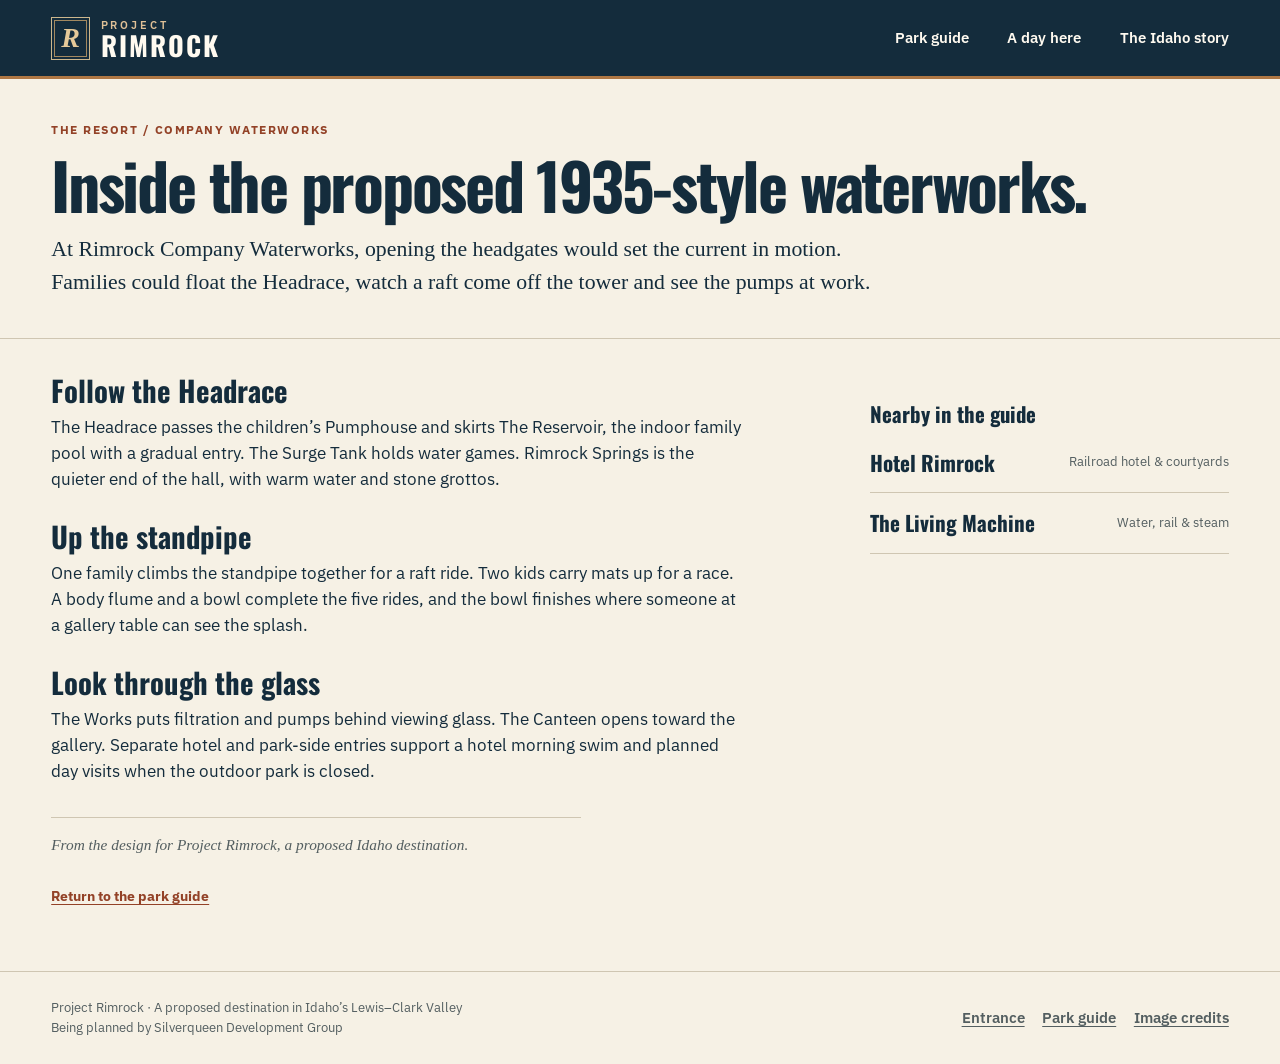
<file: waterworks.html>
<!doctype html>
<html lang="en">
  <head>
    <meta charset="utf-8">
    <meta name="viewport" content="width=device-width,initial-scale=1">
    <meta name="theme-color" content="#142c3c">
    <meta name="description" content="Explore the proposed Rimrock Company Waterworks, a 1935-style indoor water park where the Headrace passes the family pool and guests could see the pumps at work.">
    <title>Company Waterworks | Project Rimrock</title>
    <link rel="canonical" href="https://projectrimrock.com/waterworks.html">
    <link rel="icon" type="image/svg+xml" href="/favicon.svg">
    <meta property="og:type" content="website">
    <meta property="og:site_name" content="Project Rimrock">
    <meta property="og:url" content="https://projectrimrock.com/waterworks.html">
    <meta property="og:title" content="Company Waterworks | Project Rimrock">
    <meta property="og:description" content="Explore the proposed Rimrock Company Waterworks, a 1935-style indoor water park where the Headrace passes the family pool and guests could see the pumps at work.">
    <meta property="og:image" content="https://projectrimrock.com/assets/rimrock-share.jpg">
    <meta property="og:image:type" content="image/jpeg">
    <meta property="og:image:width" content="1200">
    <meta property="og:image:height" content="630">
    <meta property="og:image:alt" content="Concept illustration of the proposed Hotel Rimrock, Mountain House and Company Waterworks beside the water.">
    <meta name="twitter:card" content="summary_large_image">
    <meta name="twitter:title" content="Company Waterworks | Project Rimrock">
    <meta name="twitter:description" content="Explore the proposed Rimrock Company Waterworks, a 1935-style indoor water park where the Headrace passes the family pool and guests could see the pumps at work.">
    <meta name="twitter:image" content="https://projectrimrock.com/assets/rimrock-share.jpg">
    <meta name="twitter:image:alt" content="Concept illustration of the proposed Hotel Rimrock, Mountain House and Company Waterworks beside the water.">
    <link rel="stylesheet" href="rimrock.css">
  </head>
  <body>
    <a class="skip" href="#main">Skip to content</a>
    <header class="bar">
      <div class="wrap">
        <a href="/" class="brand" aria-label="Project Rimrock home">
          <span class="brandmark" aria-hidden="true">R</span>
          <span class="brandword"><small>Project</small>RIMROCK</span>
        </a>
        <nav aria-label="Main navigation">
          <a href="/guide.html">Park guide</a>
          <a href="/planning.html">A day here</a>
          <a href="/story.html">The Idaho story</a>
        </nav>
      </div>
    </header>
    <main id="main">
      <section class="pagehead">
        <div class="wrap">
          <p class="eyebrow">The resort / Company Waterworks</p>
          <h1 class="page-title">Inside the proposed 1935-style waterworks.</h1>
          <p class="lead">At Rimrock Company Waterworks, opening the headgates would set the current in motion. Families could float the Headrace, watch a raft come off the tower and see the pumps at work.</p>
        </div>
      </section>
      <div class="wrap chapter">
        <article>
          <h2>Follow the Headrace</h2>
          <p>The Headrace passes the children’s Pumphouse and skirts The Reservoir, the indoor family pool with a gradual entry. The Surge Tank holds water games. Rimrock Springs is the quieter end of the hall, with warm water and stone grottos.</p>
          <h2>Up the standpipe</h2>
          <p>One family climbs the standpipe together for a raft ride. Two kids carry mats up for a race. A body flume and a bowl complete the five rides, and the bowl finishes where someone at a gallery table can see the splash.</p>
          <h2>Look through the glass</h2>
          <p>The Works puts filtration and pumps behind viewing glass. The Canteen opens toward the gallery. Separate hotel and park-side entries support a hotel morning swim and planned day visits when the outdoor park is closed.</p>
          <p class="chapter-status">From the design for Project Rimrock, a proposed Idaho destination.</p>
          <a href="guide.html" class="crumb">Return to the park guide</a>
        </article>
        <aside>
          <div class="more">
            <h2>Nearby in the guide</h2>
            <a href="hotel.html" class="route">
              <strong>Hotel Rimrock</strong>
              <small>Railroad hotel &amp; courtyards</small>
            </a>
            <a href="machine.html" class="route">
              <strong>The Living Machine</strong>
              <small>Water, rail &amp; steam</small>
            </a>
          </div>
        </aside>
      </div>
    </main>
    <footer class="foot">
      <div class="wrap">
        <p>Project Rimrock · A proposed destination in Idaho’s Lewis–Clark Valley<br>Being planned by Silverqueen Development Group</p>
        <div class="footlinks">
          <a href="/">Entrance</a>
          <a href="guide.html" class="">Park guide</a>
          <a href="credits.html" class="">Image credits</a>
        </div>
      </div>
    </footer>
  </body>
</html>
</file>
<file: rimrock.css>
@font-face {
  font-family:Oswald;
  src:url('assets/oswald-latin.woff2') format('woff2');
  font-style:normal;
  font-weight:400 700;
  font-display:swap;
}

@font-face {
  font-family:"IBM Plex Sans";
  src:url('assets/ibm-plex-sans-latin.woff2') format('woff2');
  font-style:normal;
  font-weight:400 700;
  font-display:swap;
}

:root {
  --ink:#142c3c;
  --deep:#102532;
  --paper:#f6f1e5;
  --white:#fffaf0;
  --line:#cfc6b2;
  --rust:#934227;
  --gold:#e4ae68;
  --muted:#535e60;
  --wide:1320px;
  --display:"Oswald","Arial Narrow","Liberation Sans Narrow",Impact,sans-serif;
  --serif:Georgia,"Times New Roman",serif;
  --body:"IBM Plex Sans",Arial,sans-serif;
}

* {
  box-sizing:border-box;
}

body {
  margin:0;
  background:var(--paper);
  color:var(--ink);
  font:1.04rem/1.55 var(--body);
}

img {
  display:block;
  max-width:100%;
}

a {
  color:inherit;
  text-underline-offset:.22em;
}

a:focus-visible,summary:focus-visible {
  outline:3px solid #bd5626;
  outline-offset:4px;
}

.wrap {
  width:min(var(--wide),92%);
  margin:auto;
}

.skip {
  position:absolute;
  left:8px;
  top:-100px;
  z-index:5;
  background:white;
  padding:12px;
}

.skip:focus {
  top:6px;
}

.bar {
  background:var(--ink);
  color:var(--white);
  border-bottom:3px solid #af7744;
}

.bar .wrap,.foot .wrap {
  display:flex;
  align-items:center;
  justify-content:space-between;
  gap:1rem;
}

.bar .wrap {
  min-height:76px;
}

.brand {
  display:inline-flex;
  align-items:center;
  gap:.65rem;
  text-decoration:none;
}

.brandword {
  display:flex;
  flex-direction:column;
  font:bold 1.68rem/.93 var(--display);
  letter-spacing:.075em;
}

.brandword small {
  font:600 .66rem/1.35 var(--body);
  letter-spacing:.27em;
  text-transform:uppercase;
  color:#e0c197;
}

.brandmark {
  width:39px;
  height:43px;
  display:grid;
  place-items:center;
  border:1px solid #ccb78d;
  outline:1px solid #a38960;
  outline-offset:-4px;
  color:#e5c999;
  font:italic bold 1.75rem var(--serif);
}

nav {
  display:flex;
  align-items:center;
  gap:clamp(1rem,3vw,3rem);
}

nav a,.foot a {
  font-size:.94rem;
  font-weight:600;
}

nav a {
  padding:12px 0;
  text-decoration:none;
}

nav a:hover,.foot a:hover {
  text-decoration:underline;
}

.outside {
  white-space:nowrap;
}

.sr {
  position:absolute;
  clip-path:inset(50%);
  height:1px;
  width:1px;
  overflow:hidden;
  white-space:nowrap;
}

.hero {
  position:relative;
  isolation:isolate;
  min-height:clamp(485px,43vw,640px);
  display:flex;
  align-items:end;
  color:white;
  background:#213543;
}

.hero>img {
  position:absolute;
  inset:0;
  width:100%;
  height:100%;
  object-fit:cover;
  object-position:68% 47%;
  z-index:-2;
}

.hero:after {
  content:"";
  position:absolute;
  inset:0;
  z-index:-1;
  background:linear-gradient(90deg,rgba(6,22,32,.92) 0%,rgba(9,26,39,.81) 25%,rgba(11,29,37,.13) 65%),linear-gradient(0deg,rgba(9,19,23,.5),transparent 37%);
}

.hero .wrap {
  padding:4rem 0 3rem;
}

.eyebrow,.label,.caption,.topic dt,.entrymeta,.plate small {
  font:700 .78rem/1.4 var(--body);
  letter-spacing:.12em;
  text-transform:uppercase;
}

.eyebrow {
  color:var(--rust);
  margin:0 0 1.1rem;
}

.hero .eyebrow {
  color:#f8d5a8;
}

.hero h1 {
  font:700 clamp(3.55rem,7.4vw,7.4rem)/.95 var(--display);
  letter-spacing:-.04em;
  margin:0;
  text-transform:uppercase;
  max-width:9em;
}

.hero h1 span {
  display:block;
}

.hero p.intro {
  font:1.2rem/1.5 var(--serif);
  max-width:32rem;
  margin:1.1rem 0 1.4rem;
}

.actions {
  display:flex;
  gap:.65rem;
  flex-wrap:wrap;
}

.button {
  display:inline-block;
  padding:.78rem 1.23rem;
  text-decoration:none;
  font-weight:700;
  border:1px solid var(--ink);
  background:var(--ink);
  color:var(--white);
  border-radius:2px;
}

.button:hover {
  background:#254a5c;
}

.hero .button:first-child {
  background:#f2d6a6;
  border-color:#f2d6a6;
  color:#182d37;
}

.hero .button:first-child:hover {
  background:#fff1d7;
}

.hero .button.alt {
  background:#102633cc;
  border-color:#a8a59a;
  color:white;
}

.hero-caption {
  background:var(--deep);
  color:#e3dfd2;
  font-size:.78rem;
  padding:.55rem 0;
}

.hero-caption .wrap {
  display:block;
}

.splash {
  padding:3.7rem 0;
}

.splithead {
  display:flex;
  gap:1.4rem;
  justify-content:space-between;
  align-items:end;
  margin-bottom:1.5rem;
}

.splithead p {
  margin:0;
}

.splithead .aside {
  max-width:23rem;
  color:var(--muted);
  font-size:.94rem;
}

h2,h3 {
  line-height:1.15;
}

h2.display,.page-title {
  font:bold clamp(2.4rem,5vw,4.7rem)/1.04 var(--display);
  letter-spacing:-.035em;
  margin:.2em 0 .25em;
}

h2.display {
  font-size:clamp(2.1rem,3.8vw,3.8rem);
}

.cards {
  display:grid;
  grid-template-columns:repeat(2,minmax(0,1fr));
  gap:1.35rem;
}

.district-card {
  margin:0;
}

.district-card figcaption {
  margin-top:.45rem;
  color:var(--muted);
  font-size:.82rem;
}

.resort {
  border-top:1px solid var(--line);
  padding:1.7rem 0 3.2rem;
}

.resort p,.directory p {
  max-width:65ch;
}

.card {
  padding:0 0 1rem;
  border-bottom:2px solid var(--ink);
  text-decoration:none;
  display:block;
}

.card .visual {
  aspect-ratio:2.5;
  overflow:hidden;
  background:#233a3d;
}

.visual img {
  width:100%;
  height:100%;
  object-fit:cover;
  transition:transform .35s;
}

.card:hover img {
  transform:scale(1.025);
}

.card h3 {
  font:700 1.75rem/1.15 var(--display);
  margin:.62rem 0 .28rem;
}

.card:hover h3,.route:hover strong {
  text-decoration:underline;
}

.card p {
  color:var(--muted);
  margin:0;
  font-size:.97rem;
}

.home-extra {
  display:grid;
  grid-template-columns:repeat(2,1fr);
  gap:0 2.6rem;
  margin-top:1.2rem;
}

.route {
  border-bottom:1px solid var(--line);
  text-decoration:none;
  padding:.9rem 0;
  display:flex;
  align-items:center;
  gap:.85rem;
  justify-content:space-between;
}

.route strong {
  font:700 1.32rem var(--display);
}

.route small {
  font-size:.82rem;
  color:var(--muted);
  text-align:right;
}

.inkpanel {
  background:var(--ink);
  color:var(--white);
  padding:2.8rem 0;
}

.inkpanel .wrap {
  display:grid;
  grid-template-columns:1fr 1.3fr;
  gap:2rem;
  align-items:center;
}

.inkpanel .eyebrow {
  color:var(--gold);
}

.inkpanel h2 {
  margin:0;
  font:700 2.5rem/1.07 var(--display);
}

.inkpanel p {
  margin:.6rem 0;
}

.inkpanel a {
  color:#f3cc94;
  font-weight:700;
}

.numbers {
  display:grid;
  grid-template-columns:repeat(3,1fr);
  gap:.9rem;
}

.numbers div {
  border-left:1px solid #a89574;
  padding-left:1.05rem;
}

.numbers strong {
  font:600 clamp(1.5rem,3.2vw,2.9rem)/1.12 var(--display);
  display:block;
}

.numbers span {
  display:block;
  font-size:.88rem;
  color:#e6dfd2;
  margin-top:.4rem;
}

.foot {
  border-top:1px solid var(--line);
  padding:1.6rem 0;
  color:var(--muted);
}

.foot p {
  margin:0;
  font-size:.82rem;
}

.footlinks {
  display:flex;
  gap:1.1rem;
  flex-wrap:wrap;
}

.crumb {
  display:inline-block;
  color:var(--rust);
  font-size:.9rem;
  font-weight:700;
  padding:.8rem 0;
}

.pagehead {
  padding:2.6rem 0 1.6rem;
  border-bottom:1px solid var(--line);
}

.pagehead .lead {
  max-width:53rem;
  font:1.36rem/1.5 var(--serif);
  margin:.85rem 0;
}

.pagehead .eyebrow {
  margin-bottom:.4rem;
}

.chapter {
  display:grid;
  grid-template-columns:minmax(0,1.55fr) minmax(240px,.75fr);
  gap:clamp(2rem,6vw,6rem);
  padding:2.2rem 0 3.2rem;
}

.chapter article h2 {
  font:700 1.8rem/1.16 var(--display);
  margin:1.7rem 0 .5rem;
}

.chapter article h2:first-child {
  margin-top:0;
}

.chapter article p {
  max-width:69ch;
  margin:.2rem 0 1rem;
}

.photo {
  margin:0 0 1.3rem;
}

.photo img {
  width:100%;
  height:auto;
  max-height:340px;
  object-fit:cover;
}

.credit-thumbnail {
  max-width:18rem;
}

.photo figcaption {
  font-size:.8rem;
  line-height:1.45;
  color:var(--muted);
  margin-top:.45rem;
}

.plate {
  border:1px solid var(--ink);
  background:#e9e3d4;
  padding:1.2rem 1.3rem;
}

.plate h2 {
  margin:0 0 .6rem;
  font:700 1.45rem var(--display);
}

dl {
  margin:0;
}

.plate dl div {
  padding:.65rem 0;
  border-top:1px solid #bab5a6;
}

.plate dt {
  font-size:.83rem;
  color:var(--muted);
}

.plate dd {
  margin:0;
  font-weight:700;
  font-size:1.08rem;
}

.note {
  padding:1rem 1.2rem;
  border-left:3px solid var(--rust);
  background:#ece6d7;
  margin:1.6rem 0;
}

.note h3 {
  margin:.1rem 0 .3rem;
  font:700 1.22rem var(--display);
}

.note p {
  margin:0!important;
}

.more {
  margin-top:1.5rem;
}

.more h2 {
  font:700 1.3rem var(--display);
  margin:.2rem 0;
}

.directory {
  padding:1.4rem 0 3.4rem;
  display:grid;
  grid-template-columns:repeat(3,minmax(0,1fr));
  gap:1.5rem 2.2rem;
}

.directory h2 {
  font:700 1.7rem var(--display);
  margin-bottom:.2rem;
}

.directory .route {
  min-height:62px;
}

.article-figure {
  margin:1rem 0;
}

.article-figure img {
  width:100%;
  max-height:320px;
  object-fit:cover;
}

.article-figure figcaption {
  font-size:.83rem;
  color:var(--muted);
}

.status {
  display:grid;
  grid-template-columns:minmax(9rem,.65fr) 1.6fr;
  border-top:1px solid var(--line);
  gap:1.2rem;
  padding:1.1rem 0;
}

.status h3 {
  font:700 1.35rem var(--display);
  margin:0;
}

.status p {
  margin:0!important;
}

.mast-only {
  padding:3.3rem 0 2.15rem;
}

.credit-list li {
  margin-bottom:.9rem;
}

.tiny {
  color:var(--muted);
  font-size:.86rem;
}

.art-block {
  height:100%;
  display:flex;
  align-items:center;
  justify-content:center;
  background:repeating-linear-gradient(0deg,transparent 0 15px,#b5916930 16px),repeating-linear-gradient(90deg,transparent 0 15px,#b5916930 16px),#283c43;
  color:#f9deb4;
  text-align:center;
}

.art-block span {
  font:700 1.18rem var(--display);
  letter-spacing:.1em;
  border:3px double #c9a879;
  padding:.5rem 1rem;
}

.plan-link {
  color:var(--rust);
  font-weight:bold;
}

.foot a,.crumb {
  min-height:40px;
  align-content:center;
}

p {
  overflow-wrap:break-word;
}

.maintitle {
  max-width:21ch;
}

@media(max-width:760px) {
  .bar .wrap {
    min-height:62px;
    flex-wrap:wrap;
    gap:0 1rem;
    padding-block:.45rem;
  }
  .brandmark {
    width:32px;
    height:36px;
  }
  .brandword {
    font-size:1.23rem;
  }
  .brandword small {
    font-size:.58rem;
  }
  nav {
    flex-wrap:wrap;
    gap:0 1rem;
  }
  nav a {
    font-size:.86rem;
    display:inline-flex;
    align-items:center;
    min-height:44px;
    padding:.4rem 0;
  }
  .hero {
    min-height:0;
    display:block;
    background:var(--deep);
  }
  .hero>img {
    position:relative;
    z-index:0;
    width:100%;
    height:auto;
    aspect-ratio:2.18;
    object-position:65% 53%;
  }
  .hero:after {
    display:none;
  }
  .hero .wrap {
    padding:1.45rem 0 1.55rem;
  }
  .hero h1 {
    font-size:clamp(2.75rem,9.5vw,4.4rem);
    max-width:none;
  }
  .hero h1 span {
    display:inline;
  }
  .hero .eyebrow {
    margin-bottom:.54rem;
  }
  .hero p.intro {
    margin:.69rem 0 1rem;
    font-size:1.05rem;
  }
  .hero-caption {
    border-top:1px solid #45606b;
  }
  .splash {
    padding:2rem 0;
  }
  .splithead {
    display:block;
  }
  .splithead .aside {
    margin-top:.35rem;
  }
  .cards {
    gap:.8rem;
  }
  .card .visual {
    aspect-ratio:1.6;
  }
  .card h3 {
    font-size:1.3rem;
  }
  .card p {
    font-size:.87rem;
  }
  .home-extra {
    gap:0 1.5rem;
  }
  .inkpanel .wrap,.chapter,.directory {
    grid-template-columns:1fr;
  }
  .inkpanel .wrap,.chapter,.directory {
    gap:1.4rem;
  }
  .inkpanel {
    padding:1.8rem 0;
  }
  .pagehead {
    padding:1.4rem 0 .7rem;
  }
  .pagehead .lead {
    font-size:1.16rem;
  }
  .chapter {
    padding:1.35rem 0 2rem;
  }
  .chapter aside {
    display:grid;
    grid-template-columns:1fr 1fr;
    gap:1rem;
    align-items:start;
  }
  .chapter aside .more {
    grid-column:1/-1;
  }
  .chapter aside .more,.chapter aside figure {
    margin:0;
  }
  .directory {
    padding-top:.6rem;
  }
  .directory h2 {
    margin-top:1rem;
  }
  .page-title {
    font-size:clamp(2.25rem,8.7vw,3.4rem);
  }
  .numbers div {
    padding-left:.6rem;
  }
  .foot .wrap {
    display:block;
  }
  .footlinks {
    margin-top:.65rem;
  }
}

@media(max-width:510px) {
  .district-card figcaption {
    margin-bottom:1em;
  }
  .wrap {
    width:91%;
  }
  .cards {
    grid-template-columns:1fr;
  }
  .card {
    display:grid;
    grid-template-columns:104px 1fr;
    column-gap:.9rem;
    align-items:center;
    min-height:86px;
    padding:.65rem 0;
  }
  .card .visual {
    aspect-ratio:1.55;
    grid-row:1/3;
  }
  .card h3 {
    margin:0;
    align-self:end;
  }
  .card p {
    align-self:start;
    margin:.2rem 0 0;
  }
  .art-block span {
    font-size:.8rem;
    padding:.25rem;
  }
  .cards {
    gap:0;
  }
  .home-extra {
    grid-template-columns:1fr;
    gap:0;
  }
  .chapter aside {
    display:block;
  }
  .chapter aside>* {
    margin-bottom:1.2rem!important;
  }
  .numbers span {
    font-size:.78rem;
  }
  .button {
    font-size:.93rem;
  }
  .status {
    display:block;
  }
  .status h3 {
    margin-bottom:.4rem;
  }
  .route small {
    max-width:48%;
  }
  .hero-caption {
    font-size:.73rem;
  }
  .directory {
    gap:.5rem;
  }
  .footlinks {
    gap:.7rem;
  }
}

@media(prefers-reduced-motion:reduce) {
  * {
    transition:none!important;
  }
}

.yard-sketch {
  background:#253945;
  color:#f8ddb4;
  padding:1.35rem 1.8rem;
  display:grid;
  text-align:center;
  justify-content:center;
  border:5px double #c0ac84;
}

.yard-sketch b {
  font:600 1.55rem var(--display);
  letter-spacing:.17em;
}

.yard-sketch div {
  display:flex;
  gap:.6rem;
  border:1px solid #d8bd92;
  padding:.8rem .8rem 0;
  margin:.5rem 0;
}

.yard-sketch i {
  display:block;
  width:3.7rem;
  height:3rem;
  border:1px solid #cfb88b;
  background:repeating-linear-gradient(0deg,transparent 0 7px,#bca57a 8px);
}

.yard-sketch small {
  letter-spacing:.17em;
  font-size:.68rem;
}

.chapter-status {
  margin-top:2rem!important;
  padding-top:1rem;
  border-top:1px solid var(--line);
  font:italic .96rem/1.45 var(--serif);
  color:var(--muted);
}

.day-scene+.day-scene {
  border-top:1px solid var(--line);
  margin-top:1.5rem;
  padding-top:.35rem;
}

.day-scene a {
  display:inline-block;
  padding:.2rem 0;
}

.more .route {
  gap:.5rem;
}

.inkpanel .wrap>div:last-child p {
  font:1.22rem/1.5 var(--serif);
}
</file>
